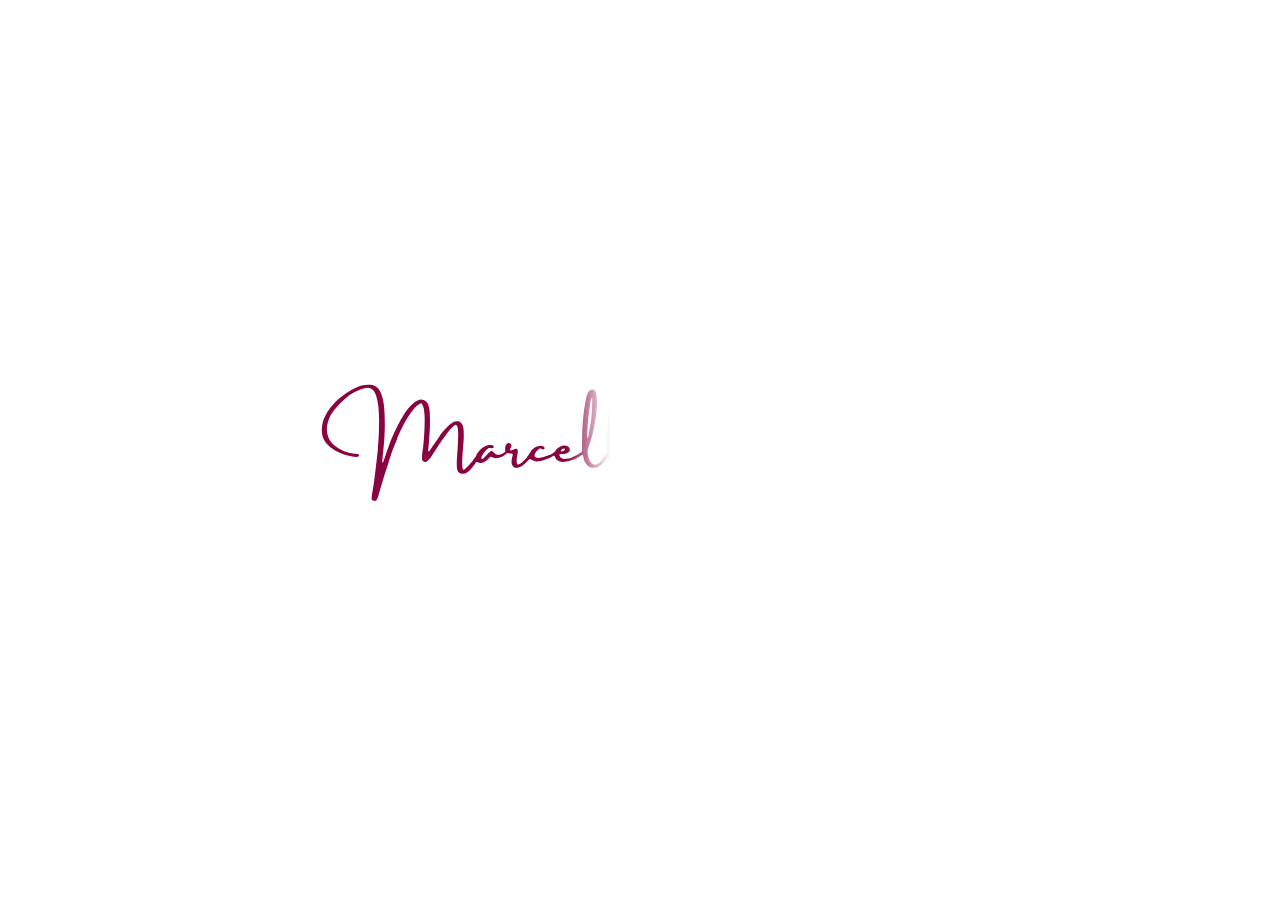
<file: index.html>
<!doctype html>
<html lang="pt-BR">
<head>
<meta charset="utf-8">
<meta name="viewport" content="width=device-width, initial-scale=1, viewport-fit=cover, interactive-widget=resizes-content">
<title>Karoline · 15 anos</title>
<meta name="description" content="Convite para os 15 anos da Karoline. Sábado, 14 de novembro de 2026, às 19h.">
<meta name="theme-color" content="#ffffff">
<link rel="icon" href="assets/favicon.svg" type="image/svg+xml">
<link rel="apple-touch-icon" href="assets/apple-touch-icon.png">
<meta property="og:type" content="website">
<meta property="og:locale" content="pt_BR">
<meta property="og:title" content="Karoline · 15 anos">
<meta property="og:description" content="Sábado, 14 de novembro de 2026, às 19h00. Neste dia especial, sua presença é mais que importante!">
<meta property="og:url" content="https://aniversario15-pi.vercel.app/">
<meta property="og:site_name" content="Karoline · 15 anos">
<meta property="og:image" content="https://aniversario15-pi.vercel.app/assets/og-image-2.jpg">
<meta property="og:image:secure_url" content="https://aniversario15-pi.vercel.app/assets/og-image-2.jpg">
<meta property="og:image:type" content="image/jpeg">
<meta property="og:image:width" content="1200">
<meta property="og:image:height" content="630">
<meta property="og:image:alt" content="Convite de 15 anos da Karoline, sábado, 14 de novembro de 2026, às 19h00">
<link rel="canonical" href="https://aniversario15-pi.vercel.app/">
<meta name="twitter:card" content="summary_large_image">
<meta name="twitter:image" content="https://aniversario15-pi.vercel.app/assets/og-image-2.jpg">
<link rel="stylesheet" href="css/style.css">
</head>
<body>

<!-- Preloader: a assinatura da aniversariante é "escrita" antes de revelar o convite -->
<div class="preloader" id="preloader" role="status" aria-label="Carregando o convite">
  <div class="assinatura" id="assinatura"><img src="assets/assinatura.svg" alt="Marcella Karoline" width="3800" height="801"></div>
</div>
<noscript><style>.preloader{display:none}</style></noscript>

<main class="palco">
  <div class="convite" id="convite">

    <!-- Rosas dos cantos -->
    <img class="rosas rosas--topo" src="assets/rosas-canto-superior.webp" alt="" width="615" height="634">
    <img class="rosas rosas--base" src="assets/rosas-canto-inferior.webp" alt="" width="887" height="904">

    <div class="arte">
      <!-- Linhas, círculo da data e brilhos -->
      <div class="conteudo">
      <img class="enfeites" src="assets/enfeites.svg" alt="" width="810" height="1440">

        <!-- Nome -->
        <h1 class="nome" style="--cx:405; --y:208.4; --h:242.9">Karoline</h1>
        <p class="idade" style="--cx:404.6; --y:391.9; --h:150"><span>15</span> <span>anos</span></p>
        <p class="chamada" style="--cx:404.4; --y:532.7; --h:36.2">Neste dia especial, sua presença é<br>mais que importante!</p>

        <!-- Data -->
        <div class="data">
          <p class="t negrito vinho" style="--cx:233.6; --y:749.9; --h:36.2">SÁBADO</p>
          <p class="t rosa" style="--cx:233.6; --y:784.8; --h:33.1"><time datetime="19:00">19h00</time></p>
          <p class="t negrito vinho dia" style="--cx:405.4; --y:737.2; --h:88.7"><time datetime="2026-11-14">14</time></p>
          <p class="t negrito vinho" style="--cx:576.4; --y:751.5; --h:36.2">NOVEMBRO</p>
          <p class="t rosa" style="--cx:576.4; --y:789; --h:33.1">2026</p>
        </div>

        <!-- Ações -->
        <nav class="acoes" aria-label="Ações do convite">
          <button class="acao" type="button" data-abrir="presentes" style="--cx:159.2; --cy:1057">
            <span class="disco"></span>
            <img class="icone" src="assets/icone-presente.webp" alt="" style="--x:114.9; --y:1013.2; --w:88.8">
            <span class="rotulo" style="--y:1128.6; --h:19.5">SUGESTÕES DE<br>PRESENTES</span>
          </button>
          <button class="acao" type="button" data-abrir="requisitos" style="--cx:323.7; --cy:1057">
            <span class="disco"></span>
            <img class="icone" src="assets/icone-requisitos.svg" alt="" style="--x:274.7; --y:1008; --w:98">
            <span class="rotulo" style="--y:1132.9; --h:19.5">REQUISITOS</span>
          </button>
          <button class="acao" type="button" data-abrir="confirmar" style="--cx:488.2; --cy:1057.5">
            <span class="disco"></span>
            <img class="icone" src="assets/icone-confirmar.webp" alt="" style="--x:438.9; --y:1008.6; --w:98">
            <span class="rotulo" style="--y:1128.6; --h:19.5">CONFIRMAR<br>PRESENÇA</span>
          </button>
          <button class="acao" type="button" data-abrir="mapa" style="--cx:652.2; --cy:1051.5">
            <span class="disco"></span>
            <img class="icone" src="assets/icone-mapa.webp" alt="" style="--x:603.7; --y:1002.5; --w:98">
            <span class="rotulo" style="--y:1128.6; --h:19.5">ENDEREÇO<br>NO MAPA</span>
          </button>
        </nav>

        <p class="dica" style="--cx:405; --y:1237.6; --h:31.3">Clique nos ícones para interagir.</p>
      </div>
    </div>
  </div>
</main>

<!-- Painéis -->
<dialog class="folha" id="folha-presentes" aria-labelledby="t-presentes">
  <form method="dialog" class="folha__topo"><button class="barra" aria-label="Fechar"></button><h2 id="t-presentes">Sugestões de presentes</h2><p class="folha__sub">algumas ideias para te inspirar</p></form>
  <div class="folha__corpo">
    <ul class="lista">
      <li class="item"><span class="item__icone" aria-hidden="true"><svg viewBox="0 0 24 24" fill="none" stroke="currentColor" stroke-width="1.7" stroke-linecap="round" stroke-linejoin="round"><rect x="6" y="10" width="12" height="11" rx="3"/><path d="M10 10V7h4v3M9.5 4h5v3h-5z"/></svg></span><div class="item__txt"><b>Perfume ou creme de pele</b></div></li>
      <li class="item"><span class="item__icone" aria-hidden="true"><svg viewBox="0 0 24 24" fill="none" stroke="currentColor" stroke-width="1.7" stroke-linecap="round" stroke-linejoin="round"><path d="M5 4c0 8 3 11 7 11s7-3 7-11"/><circle cx="12" cy="18.5" r="2.5"/></svg></span><div class="item__txt"><b>Colar ou pulseira</b><span>Dourada ou prata (aço cirúrgico ou prata 925)</span></div></li>
      <li class="item"><span class="item__icone" aria-hidden="true"><svg viewBox="0 0 24 24" fill="none" stroke="currentColor" stroke-width="1.7" stroke-linecap="round" stroke-linejoin="round"><circle cx="12" cy="15.5" r="5.5"/><path d="M9 6l3-3 3 3-3 3z"/></svg></span><div class="item__txt"><b>Anel</b></div><div class="chips"><span class="chip">Tam. 18</span></div></li>
      <li class="item"><span class="item__icone" aria-hidden="true"><svg viewBox="0 0 24 24" fill="none" stroke="currentColor" stroke-width="1.7" stroke-linecap="round" stroke-linejoin="round"><path d="M12 12C9 9 5 9 4 12s5 3 8 0zm0 0c3-3 7-3 8 0s-5 3-8 0z"/><circle cx="12" cy="12" r="1.4"/><path d="M10 15l-2 5m6-5l2 5"/></svg></span><div class="item__txt"><b>Produtos e acessórios de cabelo</b></div></li>
      <li class="item"><span class="item__icone" aria-hidden="true"><svg viewBox="0 0 24 24" fill="none" stroke="currentColor" stroke-width="1.7" stroke-linecap="round" stroke-linejoin="round"><rect x="4" y="9" width="16" height="11" rx="3"/><path d="M9 9V7.5a3 3 0 0 1 6 0V9"/></svg></span><div class="item__txt"><b>Bolsa de lado</b></div></li>
      <li class="item"><span class="item__icone" aria-hidden="true"><svg viewBox="0 0 24 24" fill="none" stroke="currentColor" stroke-width="1.7" stroke-linecap="round" stroke-linejoin="round"><path d="M8.5 4L3 7l2 4 3-1.2V20h8V9.8L19 11l2-4-5.5-3a3.5 3.5 0 0 1-7 0z"/></svg></span><div class="item__txt"><b>Roupa</b></div><div class="chips"><span class="chip">Tam. 38 / M</span></div></li>
      <li class="item"><span class="item__icone" aria-hidden="true"><svg viewBox="0 0 24 24" fill="none" stroke="currentColor" stroke-width="1.7" stroke-linecap="round" stroke-linejoin="round"><path d="M2.5 20V9.8C2.6 7.8 3.6 6 4.8 4.5l8 3.7-.2 3.6-3.4 3.2"/><path d="M2.5 20h3.7v-4.8c2.4.6 3.4 2.8 5 4.2.8.7 1.8.7 2.8.6l7.5-1.2v-2.4l-7.7 1c-2.3-.9-4.3-3.2-7-3.6"/><path d="M14 17.3l2-3h3.8v1.7"/><path d="M2.5 9.8c4 .2 6 2.6 7 4.6"/></svg></span><div class="item__txt"><b>Sandália</b></div><div class="chips"><span class="chip">Aberta 36</span><span class="chip">Fechada 37</span></div></li>
    </ul>
  </div>
</dialog>

<dialog class="folha" id="folha-requisitos" aria-labelledby="t-requisitos">
  <form method="dialog" class="folha__topo"><button class="barra" aria-label="Fechar"></button><h2 id="t-requisitos">Requisitos</h2><p class="folha__sub">combinados para aproveitarmos a noite</p></form>
  <div class="folha__corpo">
    <ul class="lista">
      <li class="item"><span class="item__icone" aria-hidden="true"><svg viewBox="0 0 24 24" fill="none" stroke="currentColor" stroke-width="1.7" stroke-linecap="round" stroke-linejoin="round"><circle cx="12" cy="12" r="8.5"/><path d="M6 6l12 12"/></svg></span><div class="item__txt"><b>Não vá de rosa</b></div></li>
      <li class="item"><span class="item__icone" aria-hidden="true"><svg viewBox="0 0 24 24" fill="none" stroke="currentColor" stroke-width="1.7" stroke-linecap="round" stroke-linejoin="round"><circle cx="12" cy="12" r="8.5"/><path d="M12 7v5l3 2"/></svg></span><div class="item__txt"><b>Seja o mais pontual possível</b></div></li>
      <li class="item"><span class="item__icone" aria-hidden="true"><svg viewBox="0 0 24 24" fill="none" stroke="currentColor" stroke-width="1.7" stroke-linecap="round" stroke-linejoin="round"><circle cx="10" cy="8" r="3.5"/><path d="M3.5 20c0-4 3-6.5 6.5-6.5 1.2 0 2.3.3 3.2.8"/><path d="M16.5 15.5l4 4m0-4l-4 4"/></svg></span><div class="item__txt"><b>Convidado não convida</b></div></li>
      <li class="item"><span class="item__icone" aria-hidden="true"><svg viewBox="0 0 24 24" fill="none" stroke="currentColor" stroke-width="1.7" stroke-linecap="round" stroke-linejoin="round"><circle cx="12" cy="12" r="8.5"/><path d="M8.5 14c1 1.6 2.2 2.3 3.5 2.3s2.5-.7 3.5-2.3M9 9.5h.01M15 9.5h.01"/></svg></span><div class="item__txt"><b>Deixe a tristeza em casa</b></div></li>
      <li class="item"><span class="item__icone" aria-hidden="true"><svg viewBox="0 0 24 24" fill="none" stroke="currentColor" stroke-width="1.7" stroke-linecap="round" stroke-linejoin="round"><circle cx="12" cy="12" r="8.5"/><path d="M8 12.3l2.8 2.8L16.3 9.5"/></svg></span><div class="item__txt"><b>Não esqueça de confirmar sua presença para não ficar de fora</b></div></li>
    </ul>
  </div>
</dialog>

<dialog class="folha" id="folha-confirmar" aria-labelledby="t-confirmar" data-etapa="1">
  <form method="dialog" class="folha__topo"><button class="barra" aria-label="Fechar"></button><h2 id="t-confirmar">Confirmar presença</h2><p class="folha__sub" id="sub-confirmar">preencha seus dados para continuar</p><div class="passos so-etapa-fluxo" aria-hidden="true"><span class="on"></span><span id="passo2"></span></div></form>
  <div class="folha__corpo">
    <div class="prazo so-etapa1" id="prazo">
      <p class="prazo__tit" id="prazo-tit">Confirme até <b>01/11</b></p>
      <div class="prazo__rel" id="prazo-rel" role="timer" aria-label="Tempo restante para confirmar">
        <div><b id="cd-d">00</b><span>dias</span></div>
        <div><b id="cd-h">00</b><span>horas</span></div>
        <div><b id="cd-m">00</b><span>min</span></div>
        <div><b id="cd-s">00</b><span>seg</span></div>
      </div>
    </div>
    <section class="status so-status" id="status-resposta" aria-live="polite">
      <div class="st-selo" id="st-selo" aria-hidden="true"></div>
      <h3 id="st-titulo"></h3>
      <p class="st-nome" id="st-nome"></p>
      <p class="st-presente" id="st-presente" hidden></p>
      <p class="st-texto" id="st-texto"></p>
      <div class="st-acoes">
        <button type="button" class="btn btn--sim" id="st-agenda">Adicionar à agenda</button>
        <button type="button" class="btn btn--nao" id="st-alterar">Alterar minha resposta</button>
      </div>
    </section>
    <form id="form-rsvp" class="campos" novalidate>
      <label class="so-etapa1">Nome completo
        <input name="nome" required autocomplete="name" autocapitalize="words" autocorrect="off" spellcheck="false" enterkeyhint="next" maxlength="80" placeholder="Nome e sobrenome" aria-describedby="erro-nome">
        <span class="erro-campo" id="erro-nome"></span>
      </label>
      <label class="so-etapa1">Número (WhatsApp)
        <input name="telefone" type="tel" inputmode="numeric" required autocomplete="tel-national" enterkeyhint="next" maxlength="15" placeholder="(99) 99999-9999" aria-describedby="erro-telefone">
        <span class="erro-campo" id="erro-telefone"></span>
      </label>
      <fieldset class="escolha escolha--form so-etapa2"><legend class="sr">Escolha como presentear</legend>
      <p class="escolha__dica" id="resumo-etapa2"></p>
      <ul class="lista">
      <li><label class="opcao"><input type="radio" name="presente" value="Perfume ou creme de pele"><span class="item"><span class="item__icone" aria-hidden="true"><svg viewBox="0 0 24 24" fill="none" stroke="currentColor" stroke-width="1.7" stroke-linecap="round" stroke-linejoin="round"><rect x="6" y="10" width="12" height="11" rx="3"/><path d="M10 10V7h4v3M9.5 4h5v3h-5z"/></svg></span><span class="item__txt"><b>Perfume ou creme de pele</b></span><span class="marca" aria-hidden="true"></span></span></label></li>
      <li><label class="opcao"><input type="radio" name="presente" value="Colar ou pulseira" data-detalhe="Dourada ou prata (aço cirúrgico ou prata 925)"><span class="item"><span class="item__icone" aria-hidden="true"><svg viewBox="0 0 24 24" fill="none" stroke="currentColor" stroke-width="1.7" stroke-linecap="round" stroke-linejoin="round"><path d="M5 4c0 8 3 11 7 11s7-3 7-11"/><circle cx="12" cy="18.5" r="2.5"/></svg></span><span class="item__txt"><b>Colar ou pulseira</b><span>Dourada ou prata (aço cirúrgico ou prata 925)</span></span><span class="marca" aria-hidden="true"></span></span></label></li>
      <li><label class="opcao"><input type="radio" name="presente" value="Anel" data-detalhe="Tamanho 18"><span class="item"><span class="item__icone" aria-hidden="true"><svg viewBox="0 0 24 24" fill="none" stroke="currentColor" stroke-width="1.7" stroke-linecap="round" stroke-linejoin="round"><circle cx="12" cy="15.5" r="5.5"/><path d="M9 6l3-3 3 3-3 3z"/></svg></span><span class="item__txt"><b>Anel</b></span><span class="chips"><span class="chip">Tam. 18</span></span><span class="marca" aria-hidden="true"></span></span></label></li>
      <li><label class="opcao"><input type="radio" name="presente" value="Produtos e acessórios de cabelo"><span class="item"><span class="item__icone" aria-hidden="true"><svg viewBox="0 0 24 24" fill="none" stroke="currentColor" stroke-width="1.7" stroke-linecap="round" stroke-linejoin="round"><path d="M12 12C9 9 5 9 4 12s5 3 8 0zm0 0c3-3 7-3 8 0s-5 3-8 0z"/><circle cx="12" cy="12" r="1.4"/><path d="M10 15l-2 5m6-5l2 5"/></svg></span><span class="item__txt"><b>Produtos e acessórios de cabelo</b></span><span class="marca" aria-hidden="true"></span></span></label></li>
      <li><label class="opcao"><input type="radio" name="presente" value="Bolsa de lado"><span class="item"><span class="item__icone" aria-hidden="true"><svg viewBox="0 0 24 24" fill="none" stroke="currentColor" stroke-width="1.7" stroke-linecap="round" stroke-linejoin="round"><rect x="4" y="9" width="16" height="11" rx="3"/><path d="M9 9V7.5a3 3 0 0 1 6 0V9"/></svg></span><span class="item__txt"><b>Bolsa de lado</b></span><span class="marca" aria-hidden="true"></span></span></label></li>
      <li><label class="opcao"><input type="radio" name="presente" value="Roupa" data-detalhe="Tamanho 38 / M"><span class="item"><span class="item__icone" aria-hidden="true"><svg viewBox="0 0 24 24" fill="none" stroke="currentColor" stroke-width="1.7" stroke-linecap="round" stroke-linejoin="round"><path d="M8.5 4L3 7l2 4 3-1.2V20h8V9.8L19 11l2-4-5.5-3a3.5 3.5 0 0 1-7 0z"/></svg></span><span class="item__txt"><b>Roupa</b></span><span class="chips"><span class="chip">Tam. 38 / M</span></span><span class="marca" aria-hidden="true"></span></span></label></li>
      <li><label class="opcao"><input type="radio" name="presente" value="Sandália" data-detalhe="Aberta 36 · Fechada 37"><span class="item"><span class="item__icone" aria-hidden="true"><svg viewBox="0 0 24 24" fill="none" stroke="currentColor" stroke-width="1.7" stroke-linecap="round" stroke-linejoin="round"><path d="M2.5 20V9.8C2.6 7.8 3.6 6 4.8 4.5l8 3.7-.2 3.6-3.4 3.2"/><path d="M2.5 20h3.7v-4.8c2.4.6 3.4 2.8 5 4.2.8.7 1.8.7 2.8.6l7.5-1.2v-2.4l-7.7 1c-2.3-.9-4.3-3.2-7-3.6"/><path d="M14 17.3l2-3h3.8v1.7"/><path d="M2.5 9.8c4 .2 6 2.6 7 4.6"/></svg></span><span class="item__txt"><b>Sandália</b></span><span class="chips"><span class="chip">Aberta 36</span><span class="chip">Fechada 37</span></span><span class="marca" aria-hidden="true"></span></span></label></li>
      <li class="opcao-outro"><label class="opcao"><input type="radio" name="presente" value="__outro"><span class="item"><span class="item__icone" aria-hidden="true"><svg viewBox="0 0 24 24" fill="none" stroke="currentColor" stroke-width="1.7" stroke-linecap="round" stroke-linejoin="round"><path d="M4 20l1-4L16 5l3 3L8 19z"/><path d="M14 7l3 3"/></svg></span><span class="item__txt"><b>Outro presente</b><span>Tem outra ideia? Conte pra gente.</span></span><span class="marca" aria-hidden="true"></span></span></label>
        <div class="outro-campo" id="outro-campo" hidden><label for="outro-texto">Qual presente você vai dar?</label><input id="outro-texto" maxlength="80" autocomplete="off" enterkeyhint="done" placeholder="Escreva aqui"></div></li>
      </ul>
      <span class="erro-campo" id="erro-presente" role="alert"></span></fieldset>
      <p class="dica-edicao so-etapa1" id="dica-edicao" hidden>Para alterar seu nome ou número, fale com a família.</p>
      <div class="decisao so-etapa1">
        <button class="btn btn--sim" type="submit" name="acao" value="avancar">
          Ir para confirmação
          <svg viewBox="0 0 24 24" fill="none" stroke="currentColor" stroke-width="2.2" stroke-linecap="round" stroke-linejoin="round" aria-hidden="true"><path d="M5 12h14M13 6l6 6-6 6"/></svg>
        </button>
        <button class="btn btn--nao" type="submit" name="acao" value="rejeitar">
          <svg viewBox="0 0 24 24" fill="none" stroke="currentColor" stroke-width="2" stroke-linecap="round" aria-hidden="true"><path d="M7 7l10 10M17 7L7 17"/></svg>
          Rejeitar convite
        </button>
      </div>
      <div class="decisao so-etapa2">
        <button class="btn btn--sim" type="submit" name="acao" value="confirmar">
          <svg viewBox="0 0 24 24" fill="none" stroke="currentColor" stroke-width="2.2" stroke-linecap="round" stroke-linejoin="round" aria-hidden="true"><path d="M5 12.8l4.4 4.4L19 7.4"/></svg>
          Confirmar presença
        </button>
        <button class="btn btn--nao" type="button" id="voltar-etapa">
          <svg viewBox="0 0 24 24" fill="none" stroke="currentColor" stroke-width="2" stroke-linecap="round" stroke-linejoin="round" aria-hidden="true"><path d="M19 12H5M11 6l-6 6 6 6"/></svg>
          Voltar
        </button>
      </div>
      <p class="retorno" id="retorno-rsvp" role="status" aria-live="polite"></p>
    </form>
  </div>
</dialog>

<dialog class="folha folha--sucesso" id="folha-sucesso" aria-labelledby="t-sucesso">
  <form method="dialog" class="folha__topo"><button class="barra" aria-label="Fechar"></button><h2 id="t-sucesso">Sua presença foi confirmada</h2><p class="folha__sub" id="sucesso-sub" hidden></p></form>
  <div class="selo" id="selo" aria-hidden="true"><img src="assets/icone-confirmar.webp" alt=""></div>
  <section class="agenda" id="agenda" aria-labelledby="t-agenda" hidden>
    <div class="agenda__card">
      <div class="agenda__data" aria-hidden="true"><span>NOV</span><b>14</b></div>
      <div class="agenda__txt">
        <h3 id="t-agenda">15 anos da Karoline</h3>
        <p>Sábado, 14 de novembro · 19h00 às 00h</p>
        <p>Chapéu de Palha · Imperatriz - MA</p>
      </div>
    </div>
    <div class="agenda__acoes">
      <a class="btn btn--sim" id="ag-ics" href="assets/aniversario-karoline.ics" download="15-anos-da-karoline.ics">
        <svg viewBox="0 0 24 24" fill="none" stroke="currentColor" stroke-width="2" stroke-linecap="round" stroke-linejoin="round" aria-hidden="true"><rect x="3.5" y="5" width="17" height="15.5" rx="3"/><path d="M8 3v4M16 3v4M3.5 10h17M12 13.5v4.5M9.750 15.750h4.500"/></svg>
        <span>Adicionar à agenda</span>
      </a>
      <a class="btn btn--sim" id="ag-google" href="https://calendar.google.com/calendar/render?action=TEMPLATE&amp;text=15+anos+da+Karoline&amp;dates=20261114T220000Z/20261115T030000Z&amp;location=Chap%C3%A9u+de+Palha%2C+R.+Seis%2C+5%2C+Imperatriz+-+MA%2C+65913-726&amp;details=Neste+dia+especial%2C+sua+presen%C3%A7a+%C3%A9+mais+que+importante%21%0A%0AMapa%3A+https%3A%2F%2Fwww.google.com%2Fmaps%2Fsearch%2F%3Fapi%3D1%26query%3DChap%25C3%25A9u%2Bde%2BPalha%2BR.%2BSeis%252C%2B5%252C%2BImperatriz%2B-%2BMA%252C%2B65913-726" target="_blank" rel="noopener">
        <svg viewBox="0 0 24 24" fill="none" stroke="currentColor" stroke-width="2" stroke-linecap="round" stroke-linejoin="round" aria-hidden="true"><rect x="3.5" y="5" width="17" height="15.5" rx="3"/><path d="M8 3v4M16 3v4M3.5 10h17M12 13.5v4.5M9.750 15.750h4.500"/></svg>
        <span>Adicionar à agenda</span>
      </a>
      <button type="button" class="agenda__outro" id="ag-outro">Usar outro calendário</button>
      <p class="agenda__aviso" id="ag-aviso" role="status" aria-live="polite"></p>
      <button type="button" class="agenda__fechar" id="ag-fechar">Fechar</button>
    </div>
  </section>
</dialog>

<dialog class="folha" id="folha-mapa" aria-labelledby="t-mapa">
  <form method="dialog" class="folha__topo"><button class="barra" aria-label="Fechar"></button><h2 id="t-mapa">Endereço no mapa</h2></form>
  <div class="folha__corpo">
    <p class="local"><b>Chapéu de Palha</b><br><span id="endereco">R. Seis, 5, Imperatriz - MA, 65913-726</span></p>
    <iframe class="mapa" title="Mapa do local" loading="lazy" referrerpolicy="no-referrer-when-downgrade"
      src="https://www.google.com/maps?q=Chap%C3%A9u+de+Palha+R.+Seis%2C+5%2C+Imperatriz+-+MA%2C+65913-726&amp;output=embed"></iframe>
    <div class="botoes">
      <a class="botao" id="abrir-mapa" target="_blank" rel="noopener"
         href="https://www.google.com/maps/search/?api=1&amp;query=Chap%C3%A9u+de+Palha+R.+Seis%2C+5%2C+Imperatriz+-+MA%2C+65913-726">Abrir no Maps</a>
      <div class="copia">
        <button type="button" class="botao botao--claro" id="copiar-endereco">Copiar endereço</button>
        <span class="dica-copia" id="aviso-copia" role="status" aria-live="polite">O endereço foi copiado</span>
      </div>
    </div>
  </div>
</dialog>

<script src="js/preloader.js"></script>
<script src="js/config.js"></script>
<script src="js/main.js"></script>
<script src="js/arrastar.js"></script>
<script src="js/microinteracoes.js"></script>
</body>
</html>
</file>
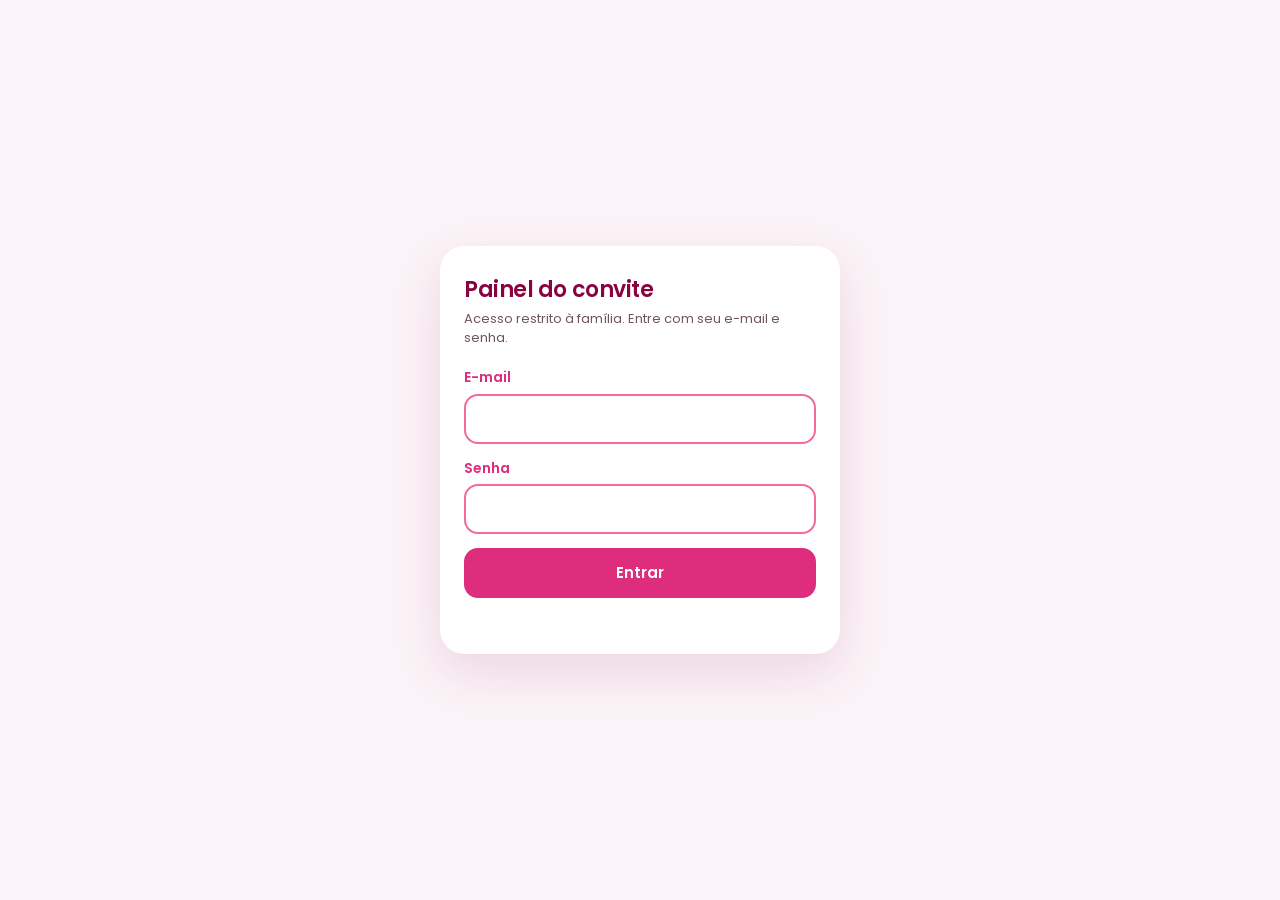
<file: painel/index.html>
<!doctype html>
<html lang="pt-BR">
<head>
<meta charset="utf-8">
<meta name="viewport" content="width=device-width, initial-scale=1">
<meta name="robots" content="noindex, nofollow">
<meta name="referrer" content="no-referrer">
<meta name="theme-color" content="#fbf3f7">
<title>Painel · Karoline 15 anos</title>
<link rel="icon" href="/assets/favicon.svg" type="image/svg+xml">
<link rel="stylesheet" href="/painel/painel.css">
</head>
<body>

<!-- Login -->
<main class="login oculto" id="login">
  <form class="login__card" id="form-login" novalidate>
    <h1>Painel do convite</h1>
    <p class="sub">Acesso restrito à família. Entre com seu e-mail e senha.</p>
    <label class="campo">E-mail
      <input name="email" type="email" inputmode="email" autocomplete="username" autocapitalize="none" autocorrect="off" spellcheck="false" required>
    </label>
    <label class="campo">Senha
      <input name="senha" type="password" autocomplete="current-password" required>
    </label>
    <button class="btn" type="submit" id="btn-entrar">Entrar</button>
    <p class="erro" id="erro-login" role="alert"></p>
  </form>
</main>

<!-- Sem permissão -->
<main class="login oculto" id="sem-acesso">
  <div class="login__card">
    <h1>Sem permissão</h1>
    <p class="sub">Esta conta não tem acesso ao painel. Peça para a família incluir seu e-mail na lista de acesso.</p>
    <button class="btn" type="button" data-sair>Sair</button>
  </div>
</main>

<!-- Painel -->
<div class="pag oculto" id="app">
  <header>
    <div>
      <h1>Painel do convite</h1>
      <p class="sub">Karoline · 15 anos · sábado, 14/11/2026 às 19h00 · Chapéu de Palha</p>
    </div>
    <div style="display:flex;gap:8px;flex-wrap:wrap;align-items:center">
      <button class="btn claro" type="button" id="btn-atualizar"><svg viewBox="0 0 24 24" fill="none" stroke="currentColor" stroke-width="2" stroke-linecap="round" stroke-linejoin="round"><path d="M21 12a9 9 0 1 1-3-6.7M21 4v5h-5"/></svg>Atualizar</button>
      <button class="btn" type="button" id="btn-pdf"><svg viewBox="0 0 24 24" fill="none" stroke="currentColor" stroke-width="2" stroke-linecap="round" stroke-linejoin="round"><path d="M12 4v11M7 11l5 5 5-5M5 20h14"/></svg>Exportar PDF</button>
      <button class="sair" type="button" data-sair>Sair</button>
    </div>
  </header>

  <section class="prazo" aria-label="Prazos">
    <div>
      <div class="tit" id="prazo-tit">Confirmações encerram em <b>01/11</b></div>
      <div class="num" id="prazo-num">—</div>
    </div>
    <div class="blocos">
      <div><small>Evento em</small><b id="evento-em">—</b></div>
      <div><small>Última resposta</small><b id="ultima">—</b></div>
    </div>
  </section>

  <section class="kpis" aria-label="Resumo">
    <div class="card kpi"><div class="rot">Respostas recebidas</div><div class="n" id="k-total">0</div><div class="ctx">pessoas diferentes</div></div>
    <div class="card kpi"><div class="rot"><span class="dot" style="background:var(--rosa)"></span>Confirmaram</div><div class="n" id="k-sim">0</div><div class="ctx" id="k-sim-p"></div></div>
    <div class="card kpi"><div class="rot"><span class="dot" style="background:var(--azul)"></span>Rejeitaram</div><div class="n" id="k-nao">0</div><div class="ctx" id="k-nao-p"></div></div>
    <div class="card kpi"><div class="rot">Presentes escolhidos</div><div class="n" id="k-pres">0</div><div class="ctx" id="k-outro"></div></div>
  </section>

  <div class="grade">
    <section class="card" aria-labelledby="t-dias">
      <h2 id="t-dias">Respostas por dia</h2>
      <p class="h2sub">Últimos 10 dias · passe o mouse ou toque numa barra</p>
      <div class="leg"><span><i style="background:var(--rosa)"></i>Confirmaram</span><span><i style="background:var(--azul)"></i>Rejeitaram</span></div>
      <div class="dias" id="dias"></div>
      <div class="prop" aria-label="Proporção"><span id="prop-sim" style="background:var(--rosa);width:0"></span><span id="prop-nao" style="background:var(--azul);width:0"></span></div>
      <p class="h2sub" style="margin-top:8px" id="prop-txt"></p>
    </section>

    <section class="card" aria-labelledby="t-pres">
      <h2 id="t-pres">Presentes escolhidos</h2>
      <p class="h2sub">Repetições são permitidas · ordenado por mais escolhido</p>
      <ul class="pres" id="pres"></ul>
      <div class="outros oculto" id="outros"><p id="outros-tit"></p><div class="chips" id="outros-chips"></div></div>
    </section>
  </div>

  <section class="card" aria-labelledby="t-resp">
    <h2 id="t-resp">Respostas</h2>
    <p class="h2sub">Mais recentes primeiro · o ícone abre a conversa no WhatsApp</p>
    <div class="ferr">
      <label class="busca"><svg width="16" height="16" viewBox="0 0 24 24" fill="none" stroke="#9a8190" stroke-width="2" stroke-linecap="round"><circle cx="11" cy="11" r="7"/><path d="M20 20l-3.5-3.5"/></svg><input id="q" type="search" placeholder="Buscar por nome ou presente" aria-label="Buscar"></label>
      <div class="seg-ctrl" role="group" aria-label="Filtrar por status">
        <button type="button" data-f="todos" aria-pressed="true">Todos <span id="n-todos">0</span></button>
        <button type="button" data-f="sim" aria-pressed="false">Confirmaram <span id="n-sim">0</span></button>
        <button type="button" data-f="nao" aria-pressed="false">Rejeitaram <span id="n-nao">0</span></button>
      </div>
    </div>
    <div class="tab-wrap" id="wrap" tabindex="0" role="region" aria-label="Lista de respostas (role para ver mais)">
      <table class="tabela">
        <thead><tr><th class="c-nome">Nome</th><th>WhatsApp</th><th></th><th>Status</th><th>Presente</th><th>Quando</th></tr></thead>
        <tbody id="linhas"></tbody>
      </table>
    </div>
    <p class="vazio" id="vazio">Nenhuma resposta encontrada.</p>
    <div class="rodape-tab"><span id="cont"></span><button class="btn claro" type="button" id="ver-todas">Ver todas</button></div>
  </section>
</div>

<!-- Relatório (só aparece na impressão / Salvar como PDF) -->
<div id="relatorio" aria-hidden="true"></div>

<script src="/painel/vendor/supabase.js"></script>
<script src="/js/config.js"></script>
<script src="/painel/painel.js"></script>
</body>
</html>
</file>
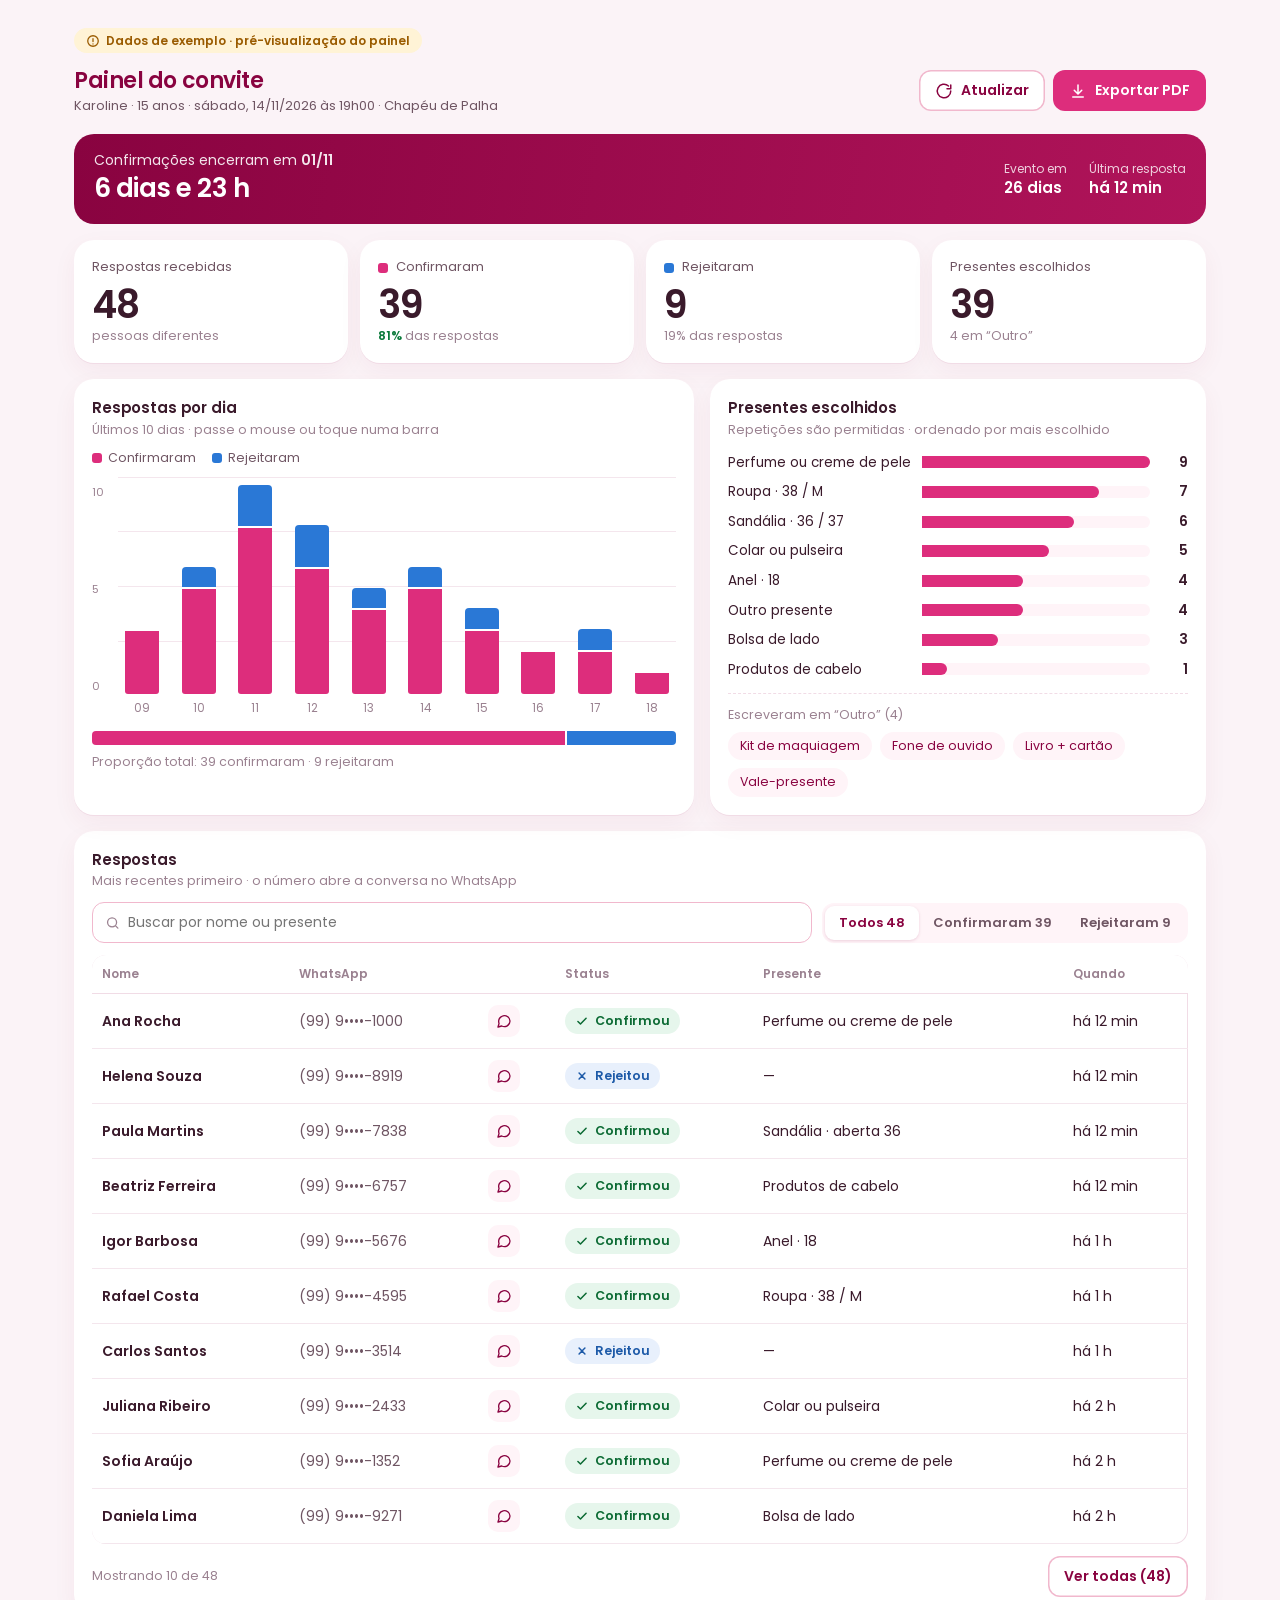
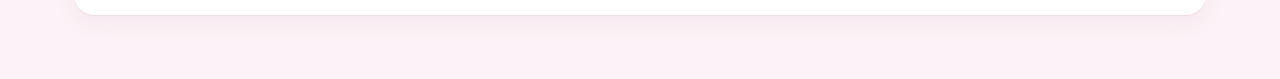
<file: docs/preview/painel.html>
<!doctype html>
<html lang="pt-BR">
<head>
<meta charset="utf-8">
<meta name="viewport" content="width=device-width, initial-scale=1">
<title>Painel · Karoline 15 anos (pré-visualização)</title>
<style>
@font-face{font-family:Poppins;font-weight:400;src:url("../../assets/fonts/Poppins-Regular.ttf")}
@font-face{font-family:Poppins;font-weight:600;src:url("../../assets/fonts/Poppins-SemiBold.ttf")}
:root{
  --bg:#fbf3f7; --card:#fff; --linha:#f1dce6; --grade:#f4e6ed;
  --tinta:#3a1a2b; --tinta-2:#6f5563; --tinta-3:#9a8190;
  --vinho:#890340; --rosa:#dd2d7c; --azul:#2a78d6;
  --rosa-claro:#fff4f8;
  --ok:#0b7a3b; --alerta:#9a5b00;
}
*{box-sizing:border-box;margin:0;padding:0}
body{background:var(--bg);color:var(--tinta);font:400 15px/1.45 Poppins,system-ui,sans-serif;-webkit-font-smoothing:antialiased}
.pag{max-width:1180px;margin:0 auto;padding:20px 16px 56px}
.exemplo{display:inline-flex;align-items:center;gap:6px;font-size:12px;font-weight:600;color:var(--alerta);background:#fff3d6;border-radius:99px;padding:4px 12px}
header{display:flex;flex-wrap:wrap;gap:12px;align-items:center;justify-content:space-between;margin:12px 0 18px}
h1{font-size:22px;font-weight:600;letter-spacing:-.02em;color:var(--vinho)}
.sub{color:var(--tinta-2);font-size:13px}
.btn{display:inline-flex;align-items:center;gap:8px;border:0;border-radius:12px;padding:10px 16px;font:600 14px Poppins;cursor:pointer;background:var(--rosa);color:#fff}
.btn.claro{background:#fff;color:var(--vinho);box-shadow:inset 0 0 0 1.5px #f1b8cd}
.btn svg{width:18px;height:18px}
.card{background:var(--card);border-radius:20px;padding:18px;box-shadow:0 1px 0 var(--linha),0 8px 24px rgba(137,3,64,.05)}
h2{font-size:15px;font-weight:600;color:var(--tinta);letter-spacing:-.01em}
.h2sub{font-size:12.5px;color:var(--tinta-3);margin-top:2px}

/* prazo */
.prazo{display:flex;flex-wrap:wrap;gap:12px 24px;align-items:center;justify-content:space-between;background:linear-gradient(100deg,var(--vinho),#b0145a);color:#fff;border-radius:20px;padding:16px 20px;margin-bottom:16px}
.prazo b{font-weight:600}
.prazo .tit{font-size:14px;opacity:.9}
.prazo .num{font-size:26px;font-weight:600;letter-spacing:-.02em}
.prazo .blocos{display:flex;gap:22px}
.prazo small{display:block;font-size:12px;opacity:.8}

/* kpis */
.kpis{display:grid;grid-template-columns:repeat(2,1fr);gap:12px;margin-bottom:16px}
.kpi .rot{font-size:13px;color:var(--tinta-2);display:flex;align-items:center;gap:8px}
.kpi .dot{width:10px;height:10px;border-radius:3px}
.kpi .n{font-size:34px;font-weight:600;letter-spacing:-.03em;line-height:1.15;margin-top:6px;color:var(--tinta)}
.kpi .ctx{font-size:12.5px;color:var(--tinta-3)}
.kpi .ctx b{color:var(--ok);font-weight:600}

/* proporção */
.prop{margin-top:14px;display:flex;gap:2px;height:14px}
.prop span{display:block;height:100%;border-radius:4px 0 0 4px}
.prop span+span{border-radius:0 4px 4px 0}

.grade{display:grid;gap:16px;margin-bottom:16px}
.leg{display:flex;gap:16px;font-size:12.5px;color:var(--tinta-2);margin:10px 0 4px;flex-wrap:wrap}
.leg i{display:inline-block;width:10px;height:10px;border-radius:3px;margin-right:6px;vertical-align:-1px}

/* barras por dia */
.dias{position:relative;display:flex;align-items:flex-end;gap:8px;height:240px;margin-top:10px;padding:8px 0 0 26px}
.dias::before{content:"";position:absolute;inset:0 0 22px 26px;background:repeating-linear-gradient(to top,transparent 0,transparent calc(25% - 1px),var(--grade) calc(25% - 1px),var(--grade) 25%);pointer-events:none}
.dia{position:relative;flex:1;height:100%;display:flex;flex-direction:column;justify-content:flex-end;align-items:center}
.dia .pilha{width:100%;max-width:34px;display:flex;flex-direction:column-reverse;gap:2px;flex:1;justify-content:flex-start;margin-bottom:6px}
.eixo{position:absolute;left:0;top:8px;bottom:22px;display:flex;flex-direction:column-reverse;justify-content:space-between;font-size:11px;color:var(--tinta-3)}
.dia .seg{width:100%;border-radius:4px 4px 0 0}
.dia .seg.c{background:var(--rosa);border-radius:0 0 3px 3px}
.dia .seg.r{background:var(--azul);border-radius:4px 4px 0 0}
.dia label{font-size:11.5px;color:var(--tinta-3)}
.dia:hover .pilha{filter:brightness(.95)}
.tip{position:absolute;bottom:calc(100% - 28px);left:50%;transform:translateX(-50%);background:var(--tinta);color:#fff;font-size:12px;padding:8px 10px;border-radius:10px;white-space:nowrap;opacity:0;pointer-events:none;transition:opacity .12s;z-index:2}
.dia:hover .tip{opacity:1}
.dia:nth-last-child(-n+3) .tip{left:auto;right:0;transform:none}
.dia:nth-child(-n+3) .tip{left:0;transform:none}
body{overflow-x:hidden}

/* presentes */
.pres{list-style:none;display:grid;gap:10px;margin-top:14px}
.pres li{display:grid;grid-template-columns:minmax(120px,40%) 1fr 28px;gap:10px;align-items:center;font-size:13.5px}
.pres .barra{height:12px;background:var(--rosa-claro);border-radius:0 6px 6px 0;position:relative}
.pres .barra i{position:absolute;inset:0 auto 0 0;background:var(--rosa);border-radius:0 6px 6px 0}
.pres .v{font-weight:600;text-align:right}
.outros{margin-top:14px;padding-top:12px;border-top:1px dashed var(--linha)}
.outros p{font-size:12.5px;color:var(--tinta-3);margin-bottom:8px}
.chips{display:flex;flex-wrap:wrap;gap:8px}
.chip{background:var(--rosa-claro);color:var(--vinho);border-radius:99px;padding:5px 12px;font-size:12.5px}
.nota{margin-top:12px;font-size:12.5px;color:var(--tinta-2);background:var(--rosa-claro);border-radius:12px;padding:10px 12px}

/* tabela */
.ferr{display:flex;flex-wrap:wrap;gap:10px;align-items:center;justify-content:space-between;margin:12px 0}
.busca{flex:1;min-width:200px;display:flex;align-items:center;gap:8px;border:1.5px solid #f1b8cd;border-radius:12px;padding:9px 12px;background:#fff}
.busca input{border:0;outline:0;font:400 14px Poppins;width:100%;color:var(--tinta)}
.seg-ctrl{display:inline-flex;max-width:100%;background:var(--rosa-claro);border-radius:12px;padding:3px}
.seg-ctrl button{flex:1;white-space:nowrap;border:0;background:none;font:600 13px Poppins;color:var(--tinta-2);padding:7px 14px;border-radius:9px;cursor:pointer}
.seg-ctrl button[aria-pressed=true]{background:#fff;color:var(--vinho);box-shadow:0 1px 3px rgba(137,3,64,.15)}
.tab-wrap{overflow:auto;border-radius:14px;box-shadow:inset 0 0 0 1px var(--linha);-webkit-overflow-scrolling:touch}
.tab-wrap.aberta{max-height:520px}
table{width:100%;min-width:720px;border-collapse:separate;border-spacing:0;font-size:14px}
th{position:sticky;top:0;z-index:2;background:#fff}
th.c-nome,td.c-nome{position:sticky;left:0;background:#fff;z-index:1}
th.c-nome{z-index:3}
td.c-nome::after,th.c-nome::after{content:"";position:absolute;top:0;right:-8px;bottom:0;width:8px;background:linear-gradient(90deg,rgba(137,3,64,.08),transparent);pointer-events:none;opacity:0;transition:opacity .15s}
.tab-wrap.rolou td.c-nome::after,.tab-wrap.rolou th.c-nome::after{opacity:1}
tbody tr:hover td{background:#fffafc}
tbody tr:hover td.c-nome{background:#fffafc}
th{font-size:12px;font-weight:600;color:var(--tinta-3);text-align:left;padding:10px;border-bottom:1px solid var(--linha);white-space:nowrap}
td{padding:11px 10px;border-bottom:1px solid var(--grade);vertical-align:middle;white-space:nowrap}
.nome{font-weight:600}
.tel{color:var(--tinta-2);font-variant-numeric:tabular-nums}
.st{display:inline-flex;align-items:center;gap:6px;font-size:12.5px;font-weight:600;border-radius:99px;padding:4px 10px}
.st svg{width:14px;height:14px}
.st.sim{background:#e6f6ec;color:#0b6a33}
.st.nao{background:#e8f0fc;color:#1d5aa8}
.wa{display:inline-flex;width:32px;height:32px;border-radius:10px;align-items:center;justify-content:center;background:var(--rosa-claro);color:var(--vinho)}
.wa svg{width:16px;height:16px}
.rodape-tab{display:flex;justify-content:space-between;align-items:center;margin-top:12px;color:var(--tinta-3);font-size:12.5px}
.vazio{display:none;text-align:center;color:var(--tinta-3);padding:24px}

@media (min-width:760px){
  .pag{padding:28px 24px 64px}
  .kpis{grid-template-columns:repeat(4,1fr)}
  .grade{grid-template-columns:1.25fr 1fr}
  .kpi .n{font-size:38px}
}
@media (max-width:759px){
  .seg-ctrl{width:100%}.seg-ctrl button{padding:8px 4px;font-size:12px}
  .busca{min-width:0}
  .prazo .blocos{gap:18px}
}
</style>
</head>
<body>
<div class="pag">

<span class="exemplo"><svg width="14" height="14" viewBox="0 0 24 24" fill="none" stroke="currentColor" stroke-width="2.2" stroke-linecap="round"><path d="M12 8v5M12 17h.01"/><circle cx="12" cy="12" r="9"/></svg> Dados de exemplo · pré-visualização do painel</span>

<header>
  <div>
    <h1>Painel do convite</h1>
    <p class="sub">Karoline · 15 anos · sábado, 14/11/2026 às 19h00 · Chapéu de Palha</p>
  </div>
  <div style="display:flex;gap:8px;flex-wrap:wrap">
    <button class="btn claro" type="button"><svg viewBox="0 0 24 24" fill="none" stroke="currentColor" stroke-width="2" stroke-linecap="round" stroke-linejoin="round"><path d="M21 12a9 9 0 1 1-3-6.7M21 4v5h-5"/></svg>Atualizar</button>
    <button class="btn" type="button"><svg viewBox="0 0 24 24" fill="none" stroke="currentColor" stroke-width="2" stroke-linecap="round" stroke-linejoin="round"><path d="M12 4v11M7 11l5 5 5-5M5 20h14"/></svg>Exportar PDF</button>
  </div>
</header>

<section class="prazo" aria-label="Prazos">
  <div>
    <div class="tit">Confirmações encerram em <b>01/11</b></div>
    <div class="num">6 dias e 23 h</div>
  </div>
  <div class="blocos">
    <div><small>Evento em</small><b>26 dias</b></div>
    <div><small>Última resposta</small><b>há 12 min</b></div>
  </div>
</section>

<section class="kpis" aria-label="Resumo">
  <div class="card kpi"><div class="rot">Respostas recebidas</div><div class="n">48</div><div class="ctx">pessoas diferentes</div></div>
  <div class="card kpi"><div class="rot"><span class="dot" style="background:var(--rosa)"></span>Confirmaram</div><div class="n">39</div><div class="ctx"><b>81%</b> das respostas</div></div>
  <div class="card kpi"><div class="rot"><span class="dot" style="background:var(--azul)"></span>Rejeitaram</div><div class="n">9</div><div class="ctx">19% das respostas</div></div>
  <div class="card kpi"><div class="rot">Presentes escolhidos</div><div class="n">39</div><div class="ctx">4 em “Outro”</div></div>
</section>

<div class="grade">
  <section class="card" aria-labelledby="t-dias">
    <h2 id="t-dias">Respostas por dia</h2>
    <p class="h2sub">Últimos 10 dias · passe o mouse ou toque numa barra</p>
    <div class="leg"><span><i style="background:var(--rosa)"></i>Confirmaram</span><span><i style="background:var(--azul)"></i>Rejeitaram</span></div>
    <div class="dias" id="dias"></div>
    <div class="prop" aria-label="Proporção"><span style="width:81.25%;background:var(--rosa)"></span><span style="width:18.75%;background:var(--azul)"></span></div>
    <p class="h2sub" style="margin-top:8px">Proporção total: 39 confirmaram · 9 rejeitaram</p>
  </section>

  <section class="card" aria-labelledby="t-pres">
    <h2 id="t-pres">Presentes escolhidos</h2>
    <p class="h2sub">Repetições são permitidas · ordenado por mais escolhido</p>
    <ul class="pres" id="pres"></ul>
    <div class="outros">
      <p>Escreveram em “Outro” (4)</p>
      <div class="chips"><span class="chip">Kit de maquiagem</span><span class="chip">Fone de ouvido</span><span class="chip">Livro + cartão</span><span class="chip">Vale-presente</span></div>
    </div>
  </section>
</div>

<section class="card" aria-labelledby="t-resp">
  <h2 id="t-resp">Respostas</h2>
  <p class="h2sub">Mais recentes primeiro · o número abre a conversa no WhatsApp</p>
  <div class="ferr">
    <label class="busca"><svg width="16" height="16" viewBox="0 0 24 24" fill="none" stroke="#9a8190" stroke-width="2" stroke-linecap="round"><circle cx="11" cy="11" r="7"/><path d="M20 20l-3.5-3.5"/></svg><input id="q" type="search" placeholder="Buscar por nome ou presente" aria-label="Buscar"></label>
    <div class="seg-ctrl" role="group" aria-label="Filtrar por status">
      <button type="button" data-f="todos" aria-pressed="true">Todos <span id="n-todos">48</span></button>
      <button type="button" data-f="sim" aria-pressed="false">Confirmaram <span id="n-sim">39</span></button>
      <button type="button" data-f="nao" aria-pressed="false">Rejeitaram <span id="n-nao">9</span></button>
    </div>
  </div>
  <div class="tab-wrap" id="wrap" tabindex="0" role="region" aria-label="Lista de respostas (role para ver mais)"><table class="tabela">
    <thead><tr><th class="c-nome">Nome</th><th>WhatsApp</th><th></th><th>Status</th><th>Presente</th><th>Quando</th></tr></thead>
    <tbody id="linhas"></tbody>
  </table></div>
  <p class="vazio" id="vazio">Nenhuma resposta encontrada.</p>
  <div class="rodape-tab"><span id="cont">Mostrando 12 de 48</span><button class="btn claro" type="button" id="ver-todas">Ver todas (48)</button></div>
</section>

</div>

<script>
// ---- Dados de exemplo (fictícios) ----
var DIAS=[["09/10",3,0],["10/10",5,1],["11/10",8,2],["12/10",6,2],["13/10",4,1],["14/10",5,1],["15/10",3,1],["16/10",2,0],["17/10",2,1],["18/10",1,0]];
var PRES=[["Perfume ou creme de pele",9],["Roupa · 38 / M",7],["Sandália · 36 / 37",6],["Colar ou pulseira",5],["Anel · 18",4],["Outro presente",4],["Bolsa de lado",3],["Produtos de cabelo",1]];
var N1=["Ana","Beatriz","Carlos","Daniela","Eduardo","Fernanda","Gustavo","Helena","Igor","Juliana","Lucas","Mariana","Natália","Otávio","Paula","Rafael","Sofia","Thiago","Vanessa","William"];
var N2=["Lima","Rocha","Costa","Alves","Souza","Santos","Pereira","Martins","Ribeiro","Gomes","Ferreira","Araújo","Carvalho","Barbosa"];
var G=["Perfume ou creme de pele","Roupa · 38 / M","Sandália · aberta 36","Colar ou pulseira","Anel · 18","Bolsa de lado","Outro: Kit de maquiagem","Produtos de cabelo"];
var QUANDO=["há 12 min","há 1 h","há 2 h","há 3 h","há 5 h","ontem","ontem","ontem","há 2 dias","há 2 dias","há 3 dias","há 4 dias","há 5 dias","há 6 dias","há 7 dias"];
var R=[];
for(var i=0;i<48;i++){var nao=(i%5===1&&R.filter(function(r){return r[2]==='nao'}).length<9);
  R.push([N1[(i*7)%N1.length]+" "+N2[(i*3+1)%N2.length],String(1000+((i*7919)%9000)),nao?"nao":"sim",nao?"—":G[(i*5)%G.length],QUANDO[Math.min(14,Math.floor(i*15/48))]])}
var nn=R.filter(function(r){return r[2]==='nao'}).length; // garante 9 rejeições / 39 confirmações
for(var k=R.length-1;nn<9&&k>=0;k--){if(R[k][2]==='sim'){R[k][2]='nao';R[k][3]='—';nn++}}
// barras por dia
var max=Math.max.apply(null,DIAS.map(function(d){return d[1]+d[2]}));
document.getElementById('dias').innerHTML='<div class="eixo"><span>0</span><span>5</span><span>10</span></div>'+DIAS.map(function(d){
  var h=function(v){return (v/10*100).toFixed(1)+'%'};
  return '<div class="dia"><div class="tip">'+d[0]+' · '+d[1]+' confirmaram · '+d[2]+' rejeitaram</div><div class="pilha">'+
   '<div class="seg c" style="height:'+h(d[1])+'"></div>'+(d[2]?'<div class="seg r" style="height:'+h(d[2])+'"></div>':'')+'</div><label>'+d[0].slice(0,2)+'</label></div>'}).join('');

// presentes
var pm=Math.max.apply(null,PRES.map(function(p){return p[1]}));
document.getElementById('pres').innerHTML=PRES.map(function(p){return '<li><span>'+p[0]+'</span><span class="barra"><i style="width:'+(p[1]/pm*100)+'%"></i></span><span class="v">'+p[1]+'</span></li>'}).join('');

// tabela
var ICO={sim:'<svg viewBox="0 0 24 24" fill="none" stroke="currentColor" stroke-width="2.6" stroke-linecap="round" stroke-linejoin="round"><path d="M5 12.8l4.4 4.4L19 7.4"/></svg>',nao:'<svg viewBox="0 0 24 24" fill="none" stroke="currentColor" stroke-width="2.6" stroke-linecap="round"><path d="M7 7l10 10M17 7L7 17"/></svg>'};
var WA='<svg viewBox="0 0 24 24" fill="none" stroke="currentColor" stroke-width="2" stroke-linecap="round" stroke-linejoin="round"><path d="M21 12a8.5 8.5 0 0 1-12.4 7.5L3 21l1.6-5.4A8.5 8.5 0 1 1 21 12z"/></svg>';
var filtro='todos',termo='',aberta=false,LIMITE=10;
var wrap=document.getElementById('wrap'),btn=document.getElementById('ver-todas');
function render(){
  var rows=R.filter(function(r){return (filtro==='todos'||r[2]===filtro)&&(r[0]+' '+r[3]).toLowerCase().indexOf(termo)>-1});
  var filtrando=termo!==''||filtro!=='todos';
  var mostra=(aberta||filtrando)?rows:rows.slice(0,LIMITE);
  document.getElementById('linhas').innerHTML=mostra.map(function(r){
    return '<tr><td class="c-nome nome">'+r[0]+'</td><td class="c-tel tel">(99) 9••••-'+r[1]+'</td><td class="c-wa"><a class="wa" href="#" aria-label="Abrir WhatsApp de '+r[0]+'">'+WA+'</a></td>'+
    '<td class="c-st"><span class="st '+r[2]+'">'+ICO[r[2]]+(r[2]==='sim'?'Confirmou':'Rejeitou')+'</span></td><td class="c-pres">'+r[3]+'</td><td class="c-quando">'+r[4]+'</td></tr>'}).join('');
  document.getElementById('vazio').style.display=rows.length?'none':'block';
  document.getElementById('cont').textContent='Mostrando '+mostra.length+' de '+rows.length+(filtrando?' resultados':'');
  // botão: só existe quando há linhas escondidas (ou lista expandida para recolher)
  var temMais=!filtrando&&rows.length>LIMITE;
  btn.style.display=temMais?'':'none';
  btn.textContent=aberta?'Mostrar menos':'Ver todas ('+rows.length+')';
  btn.setAttribute('aria-expanded',aberta);
  wrap.classList.toggle('aberta',aberta&&mostra.length>LIMITE);
}
btn.addEventListener('click',function(){aberta=!aberta;render();if(!aberta){wrap.scrollTop=0;document.getElementById('t-resp').scrollIntoView({behavior:'smooth',block:'start'})}});
wrap.addEventListener('scroll',function(){wrap.classList.toggle('rolou',wrap.scrollLeft>2)});
document.querySelectorAll('.seg-ctrl button').forEach(function(b){b.addEventListener('click',function(){
  document.querySelectorAll('.seg-ctrl button').forEach(function(x){x.setAttribute('aria-pressed',x===b)});filtro=b.dataset.f;wrap.scrollTop=0;render()})});
document.getElementById('q').addEventListener('input',function(e){termo=e.target.value.trim().toLowerCase();wrap.scrollTop=0;render()});
render();
</script>
</body>
</html>
</file>
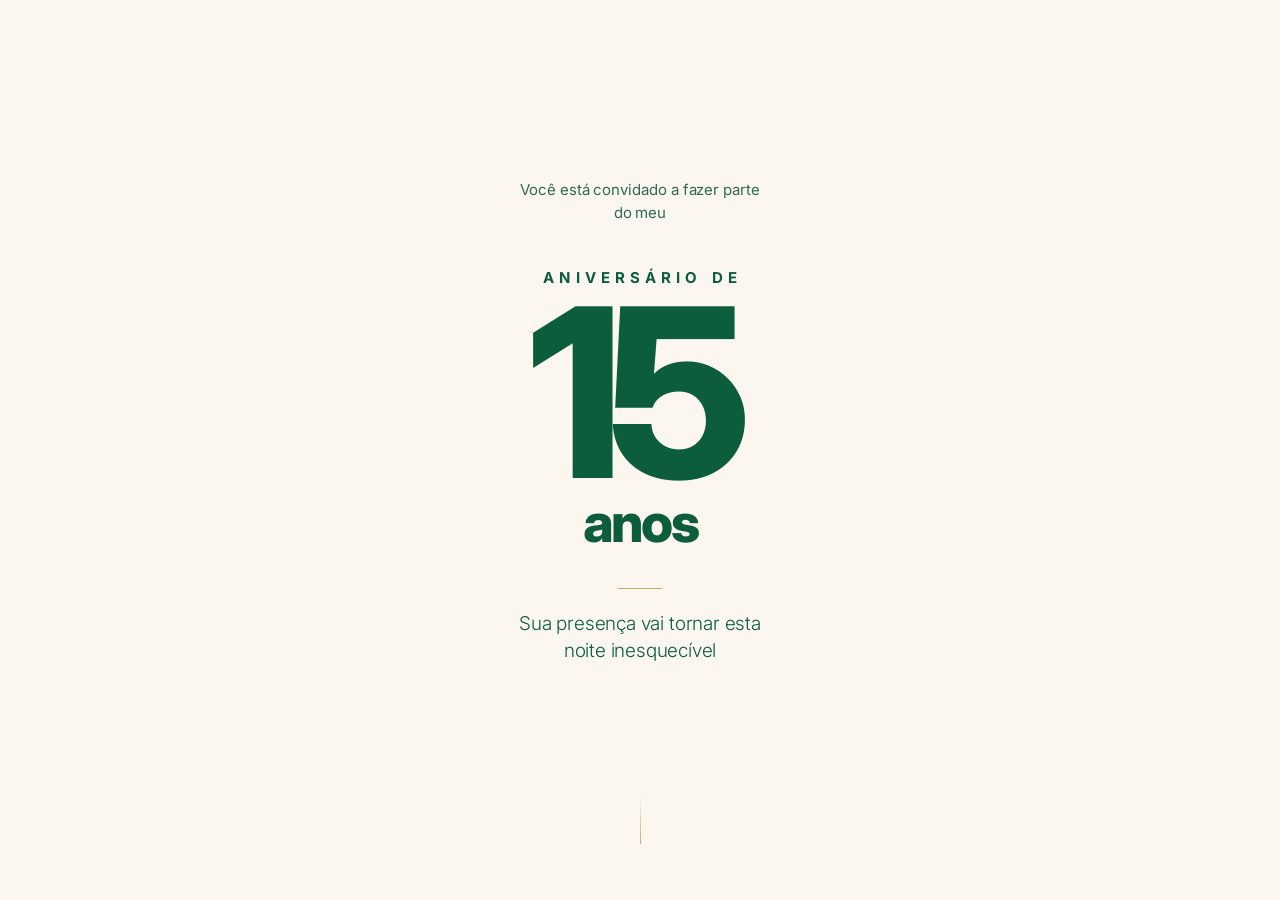
<file: docs/preview/primeira-dobra.html>
<!doctype html>
<html lang="pt-BR">
<head>
<meta charset="utf-8">
<meta name="viewport" content="width=device-width, initial-scale=1">
<title>Aniversário de 15 anos · Marcella Karoline</title>
<link rel="preconnect" href="https://fonts.googleapis.com">
<link rel="preconnect" href="https://fonts.gstatic.com" crossorigin>
<link href="https://fonts.googleapis.com/css2?family=Inter:wght@300;400;500;700;800&display=swap" rel="stylesheet">
<style>
:root{--esmeralda:#0B5D3B; --musgo:#2F6B4F; --dourado:#C9A96E; --marfim:#FBF7EE; --g:16px}
*{box-sizing:border-box;margin:0;padding:0}
html,body{background:var(--marfim)}
.hero{position:relative; width:390px; height:844px; margin:0 auto; overflow:hidden; background:var(--marfim); color:var(--esmeralda);
  font-family:'Inter',sans-serif; display:flex; flex-direction:column; align-items:center; justify-content:center; text-align:center; padding:0 var(--g)}
.eyebrow{font-weight:400; font-size:15px; line-height:1.5; letter-spacing:-.005em; color:var(--musgo); max-width:240px}
.kicker{margin-top:44px; font-weight:700; font-size:15px; letter-spacing:.34em; text-transform:uppercase; padding-left:.34em}
.fifteen{position:relative; margin-top:4px; font-weight:800; font-size:236px; line-height:.86; letter-spacing:-.075em; padding-right:.075em; cursor:default;
  background:linear-gradient(105deg,var(--esmeralda) 0%,var(--esmeralda) 40%,#2d8a5f 48%,var(--dourado) 52%,#2d8a5f 54%,var(--esmeralda) 58%,var(--esmeralda) 100%);
  background-size:260% 100%; background-position:100% 0;
  -webkit-background-clip:text; background-clip:text; color:transparent; -webkit-text-fill-color:transparent;
  transition:background-position 1.1s cubic-bezier(.2,.7,.2,1)}
.fifteen:hover{background-position:0% 0}
.anos{margin-top:2px; font-weight:800; font-size:54px; line-height:1; letter-spacing:-.045em}
.rule{width:44px; height:1px; background:var(--dourado); margin:38px 0 22px}
.sub{font-weight:300; font-size:19px; line-height:1.4; letter-spacing:-.01em; max-width:270px; color:var(--esmeralda)}
.cue{position:absolute; bottom:0; left:50%; width:1px; height:48px; background:linear-gradient(180deg,rgba(201,169,110,0),var(--dourado))}
</style>
</head>
<body>
<section class="hero">
  <p class="eyebrow">Você está convidado a fazer parte do meu</p>
  <h1 style="display:contents">
    <span class="kicker">Aniversário de</span>
    <span class="fifteen">15</span>
    <span class="anos">anos</span>
  </h1>
  <i class="rule"></i>
  <p class="sub">Sua presença vai tornar esta noite inesquecível</p>
  <i class="cue"></i>
</section>
</body>
</html>
</file>
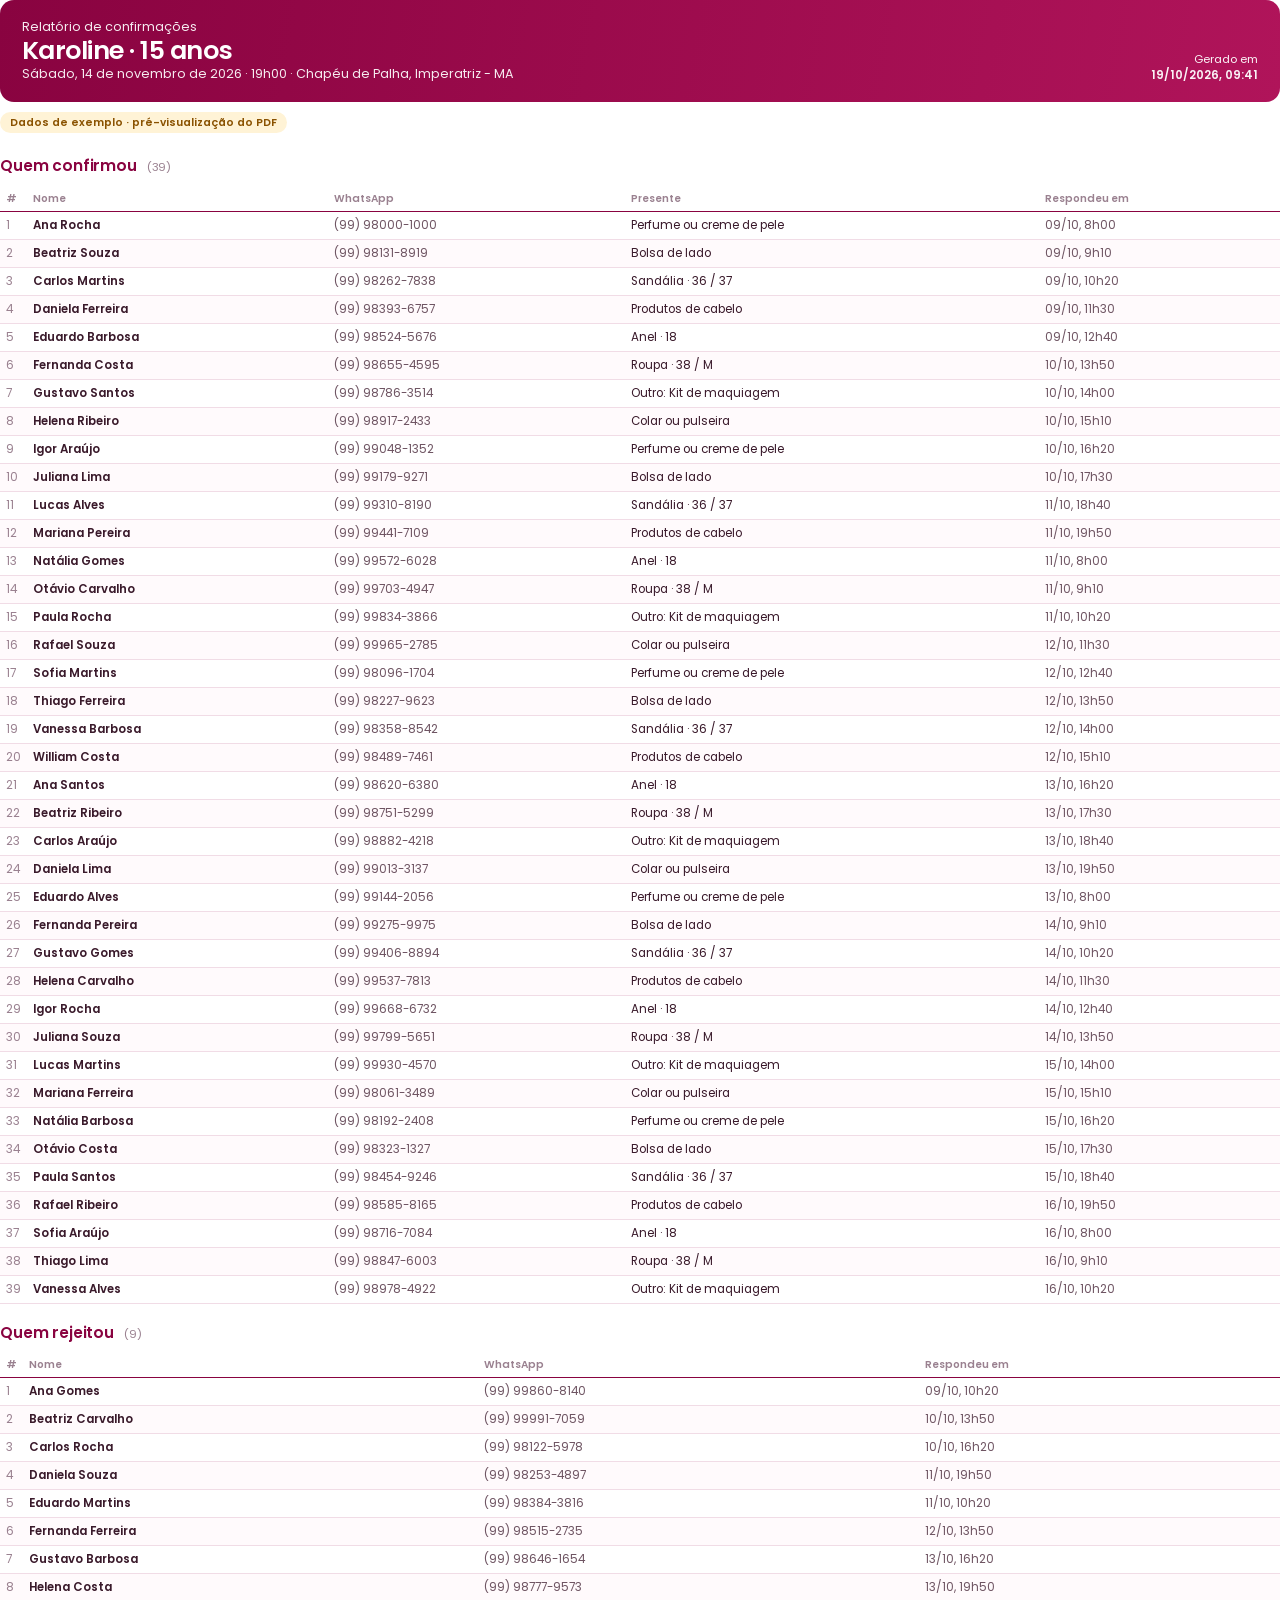
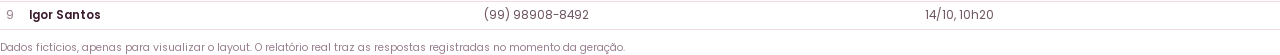
<file: docs/preview/relatorio.html>
<!doctype html>
<html lang="pt-BR">
<head>
<meta charset="utf-8">
<title>Relatório de confirmações · Karoline 15 anos</title>
<style>
@font-face{font-family:Poppins;font-weight:400;src:url("../../assets/fonts/Poppins-Regular.ttf")}
@font-face{font-family:Poppins;font-weight:600;src:url("../../assets/fonts/Poppins-SemiBold.ttf")}
@page{size:A4;margin:14mm 14mm 18mm}
:root{--vinho:#890340;--rosa:#dd2d7c;--azul:#2a78d6;--tinta:#3a1a2b;--tinta-2:#6f5563;--tinta-3:#9a8190;--linha:#f1dce6;--rosa-claro:#fff4f8}
*{box-sizing:border-box;margin:0;padding:0;-webkit-print-color-adjust:exact;print-color-adjust:exact}
body{font:400 9.6pt/1.45 Poppins,sans-serif;color:var(--tinta)}
.capa{background:linear-gradient(100deg,var(--vinho),#b0145a);color:#fff;border-radius:14px;padding:18px 22px;display:flex;justify-content:space-between;align-items:flex-end;gap:16px}
.capa h1{font-size:19pt;font-weight:600;letter-spacing:-.02em;line-height:1.15}
.capa p{font-size:9.5pt;opacity:.92}
.capa .sel{font-size:8.5pt;text-align:right;opacity:.95;white-space:nowrap}
.exemplo{display:inline-block;margin:10px 0 4px;font-size:8pt;font-weight:600;color:#8a5200;background:#fff3d6;border-radius:99px;padding:3px 10px}
.meta{display:grid;grid-template-columns:repeat(3,1fr);gap:8px 18px;margin:14px 2px 4px;font-size:8.8pt}
.meta small{display:block;color:var(--tinta-3);font-size:7.8pt}
h2{font-size:11.5pt;font-weight:600;color:var(--vinho);margin:18px 0 8px;letter-spacing:-.01em;break-after:avoid}
h2 small{font-weight:400;color:var(--tinta-3);font-size:8.5pt;margin-left:6px}
.kpis{display:grid;grid-template-columns:repeat(4,1fr);gap:8px}
.kpi{background:var(--rosa-claro);border-radius:10px;padding:10px 12px}
.kpi .r{font-size:8.2pt;color:var(--tinta-2)}
.kpi .n{font-size:20pt;font-weight:600;letter-spacing:-.03em;line-height:1.1}
.kpi .c{font-size:7.8pt;color:var(--tinta-3)}
.dot{display:inline-block;width:7pt;height:7pt;border-radius:2px;margin-right:5px}
.duas{display:grid;grid-template-columns:1.1fr 1fr;gap:16px;break-inside:avoid}
.box{border:1px solid var(--linha);border-radius:12px;padding:12px 14px;break-inside:avoid}
.box h3{font-size:9.6pt;font-weight:600;margin-bottom:2px}
.box .s{font-size:7.8pt;color:var(--tinta-3);margin-bottom:6px}
.leg{display:flex;gap:12px;font-size:8pt;color:var(--tinta-2);margin-bottom:4px}
.dias{position:relative;display:flex;align-items:flex-end;gap:5px;height:130px;margin-top:20px;padding-left:16px}
.dias::before{content:"";position:absolute;inset:0 0 14px 16px;background:repeating-linear-gradient(to top,transparent 0,transparent calc(50% - .5px),#f4e6ed calc(50% - .5px),#f4e6ed 50%)}
.eixo{position:absolute;left:0;top:0;bottom:14px;display:flex;flex-direction:column-reverse;justify-content:space-between;font-size:6.8pt;color:var(--tinta-3)}
.dia{flex:1;height:100%;display:flex;flex-direction:column;justify-content:flex-end;align-items:center;position:relative}
.pilha{width:100%;display:flex;flex-direction:column-reverse;gap:1.5px;flex:1;justify-content:flex-start;margin-bottom:3px}
.dia .c{background:var(--rosa);border-radius:0 0 2px 2px}.dia .r{background:var(--azul);border-radius:3px 3px 0 0}
.dia label{font-size:6.8pt;color:var(--tinta-3)}
.dia .v{position:absolute;top:-1px;font-size:6.6pt;color:var(--tinta-2);transform:translateY(-100%)}
.prop{display:flex;gap:1.5px;height:8pt;margin-top:8px}
.prop i{display:block;height:100%}
.pres{list-style:none;display:grid;gap:5px}
.pres li{display:grid;grid-template-columns:42% 1fr 14px;gap:6px;align-items:center;font-size:8.4pt}
.pres .b{height:7pt;background:var(--rosa-claro);border-radius:0 4px 4px 0;position:relative}
.pres .b i{position:absolute;inset:0 auto 0 0;background:var(--rosa);border-radius:0 4px 4px 0}
.pres .v{text-align:right;font-weight:600}
.chips{display:flex;flex-wrap:wrap;gap:4px;margin-top:6px}
.chip{background:var(--rosa-claro);color:var(--vinho);border-radius:99px;padding:2px 8px;font-size:7.8pt}
table{width:100%;border-collapse:collapse;font-size:8.8pt}
thead{display:table-header-group}
th{font-size:7.8pt;font-weight:600;color:var(--tinta-3);text-align:left;padding:5px 6px;border-bottom:1.2px solid var(--vinho)}
td{padding:5px 6px;border-bottom:.6px solid var(--linha)}
tr{break-inside:avoid}
tbody tr:nth-child(even) td{background:#fffafc}
td.n{color:var(--tinta-3);width:22px}
td.nome{font-weight:600}
td.tel{font-variant-numeric:tabular-nums;color:var(--tinta-2);white-space:nowrap}

.nota{margin-top:10px;font-size:8pt;color:var(--tinta-3)}
</style>
</head>
<body>

<section class="capa">
  <div>
    <p>Relatório de confirmações</p>
    <h1>Karoline · 15 anos</h1>
    <p>Sábado, 14 de novembro de 2026 · 19h00 · Chapéu de Palha, Imperatriz - MA</p>
  </div>
  <div class="sel">Gerado em<br><b>19/10/2026, 09:41</b></div>
</section>
<span class="exemplo">Dados de exemplo · pré-visualização do PDF</span>

<h2>Quem confirmou <small id="n-sim"></small></h2>
<table>
  <thead><tr><th>#</th><th>Nome</th><th>WhatsApp</th><th>Presente</th><th>Respondeu em</th></tr></thead>
  <tbody id="t-sim"></tbody>
</table>

<h2>Quem rejeitou <small id="n-nao"></small></h2>
<table>
  <thead><tr><th>#</th><th>Nome</th><th>WhatsApp</th><th>Respondeu em</th></tr></thead>
  <tbody id="t-nao"></tbody>
</table>
<p class="nota">Dados fictícios, apenas para visualizar o layout. O relatório real traz as respostas registradas no momento da geração.</p>

<script>
var N1=["Ana","Beatriz","Carlos","Daniela","Eduardo","Fernanda","Gustavo","Helena","Igor","Juliana","Lucas","Mariana","Natália","Otávio","Paula","Rafael","Sofia","Thiago","Vanessa","William"];
var N2=["Lima","Rocha","Costa","Alves","Souza","Santos","Pereira","Martins","Ribeiro","Gomes","Ferreira","Araújo","Carvalho","Barbosa"];
var G=["Perfume ou creme de pele","Roupa · 38 / M","Sandália · 36 / 37","Colar ou pulseira","Anel · 18","Bolsa de lado","Outro: Kit de maquiagem","Produtos de cabelo"];
function nome(i){return N1[i%N1.length]+" "+N2[(i*3+1)%N2.length]}
function tel(i){var n=String(1000+((i*7919)%9000));return "(99) 9"+String(8000+((i*131)%2000)).slice(0,4)+"-"+n}
function dt(i){var d=9+Math.floor(i/5)%10;return (d<10?"0":"")+d+"/10, "+(8+i%12)+"h"+(i*7%6)+"0"}
var s="",n="";
for(var i=0;i<39;i++) s+='<tr><td class="n">'+(i+1)+'</td><td class="nome">'+nome(i)+'</td><td class="tel">'+tel(i)+'</td><td>'+G[(i*5)%G.length]+'</td><td class="tel">'+dt(i)+'</td></tr>';
for(var j=0;j<9;j++) n+='<tr><td class="n">'+(j+1)+'</td><td class="nome">'+nome(j+40)+'</td><td class="tel">'+tel(j+60)+'</td><td class="tel">'+dt(j*3+2)+'</td></tr>';
document.getElementById('t-sim').innerHTML=s;document.getElementById('t-nao').innerHTML=n;
document.getElementById('n-sim').textContent='(39)';document.getElementById('n-nao').textContent='(9)';
</script>
</body>
</html>
</file>
<file: css/style.css>
@font-face{font-family:"Mumbai Sticker";src:url("../assets/fonts/TheMumbaiSticker-Regular.ttf") format("truetype");font-display:block}
@font-face{font-family:"Glacial Indifference";font-weight:400;src:url("../assets/fonts/GlacialIndifference-Regular.ttf") format("truetype");font-display:block}
@font-face{font-family:"Poppins";font-weight:400;src:url("../assets/fonts/Poppins-Regular.ttf") format("truetype");font-display:swap}
@font-face{font-family:"Poppins";font-weight:600;src:url("../assets/fonts/Poppins-SemiBold.ttf") format("truetype");font-display:swap}
@font-face{font-family:"Glacial Indifference";font-weight:700;src:url("../assets/fonts/GlacialIndifference-Bold.ttf") format("truetype");font-display:block}

:root{
  --vinho:#890340;
  --vinho-texto:#a60148;
  --rosa:#dd2d7c;
  --papel:#fff;
  --margem:16px;
}
*{box-sizing:border-box;margin:0;padding:0}
html,body{min-height:100%;background:var(--papel)}
body{font-family:"Glacial Indifference","Jost",system-ui,sans-serif;color:var(--vinho-texto);-webkit-text-size-adjust:100%}

/* Palco: composição 810×1440 (9:16) escalada pela largura disponível */
.palco{min-height:100vh;min-height:100dvh;display:grid;place-items:center;background:var(--papel)}
.convite{
  position:relative;overflow:hidden;container-type:size;
  --larg:min(100vw,calc(100dvh * 9 / 16));
  width:var(--larg);height:100vh;height:100dvh;
  --u:calc(100cqw / 810);
  background:var(--papel);
}
.convite > *,.arte > *,.conteudo > *{position:absolute}
/* Container do conteúdo: centralizado na horizontal dentro da composição */
.conteudo{left:50%;top:0;width:100%;height:100%;transform:translateX(-50%)}
.arte{left:0;top:50%;width:100%;height:calc(1440*var(--u));transform:translateY(-50%)}

/* Rosas */
.rosas{pointer-events:none;user-select:none}
.rosas--topo{left:calc(-70.4*var(--u));top:calc(-79*var(--u));width:calc(360*var(--u));height:auto;transform:rotate(180deg)}
.rosas--base{left:calc(501.8*var(--u));bottom:calc(-76.9*var(--u));width:calc(360.0*var(--u));height:auto}
.data{inset:0}
.data .t{position:absolute}
.enfeites{left:0;top:0;width:100%;height:100%;pointer-events:none}

/* Textos centrados em --cx, topo em --y, altura de linha --h (unidades da composição) */
.nome,.idade,.chamada,.t,.dica{
  left:calc(var(--cx)*var(--u));top:calc(var(--y)*var(--u));
  transform:translateX(-50%);white-space:nowrap;text-align:center;
  line-height:calc(var(--h)*var(--u));
}
.nome{font-family:"Mumbai Sticker",cursive;font-weight:400;font-size:calc(var(--fs-nome,220.8)*var(--u));color:var(--vinho)}
.idade{display:flex;gap:calc(18.9*var(--u));font-family:"Mumbai Sticker",cursive;font-weight:400;font-size:calc(var(--fs-idade,135.2)*var(--u));color:var(--rosa)}
.chamada{font-size:calc(var(--fs-chamada,30.1)*var(--u));color:var(--vinho-texto);line-height:calc(41.5*var(--u))}
.t{font-size:calc(var(--fs-data,30.1)*var(--u))}
.t.dia{font-size:calc(var(--fs-dia,73.9)*var(--u))}
.t.rosa{font-size:calc(27.6*var(--u))}
.negrito{font-weight:700}
.vinho{color:var(--vinho)}
.rosa{color:var(--rosa)}
.dica{font-size:calc(var(--fs-dica,26.05)*var(--u));color:var(--vinho-texto);text-decoration:underline;text-decoration-thickness:calc(2.5*var(--u));text-underline-offset:calc(4*var(--u))}

/* Ações */
.acoes{inset:0;pointer-events:none}
.acao{
  position:absolute;pointer-events:auto;cursor:pointer;border:0;background:none;font:inherit;color:inherit;text-decoration:none;
  left:calc((var(--cx) - 80)*var(--u));top:calc((var(--cy) - 70)*var(--u));
  width:calc(160*var(--u));height:calc(200*var(--u));
  -webkit-tap-highlight-color:transparent;
}
.acao > *{position:absolute}
.disco{
  left:calc(17.5*var(--u));top:calc(7.5*var(--u));width:calc(125*var(--u));height:calc(125*var(--u));
  border-radius:50%;background:var(--vinho);transition:transform .25s ease,background .25s ease;
}
.icone{
  left:calc((var(--x) - var(--cx) + 80)*var(--u));top:calc((var(--y) - var(--cy) + 70)*var(--u));
  width:calc(var(--w)*var(--u));height:auto;pointer-events:none;transition:transform .25s ease;
}
.rotulo{
  left:0;right:0;top:calc((var(--y) - var(--cy) + 70)*var(--u));
  text-align:center;white-space:nowrap;font-weight:700;color:var(--rosa);
  font-size:calc(var(--fs-rotulo,16.25)*var(--u));line-height:calc(22.5*var(--u));
}
.acao:hover .disco,.acao:focus-visible .disco{transform:scale(1.06);background:var(--vinho-texto)}
.acao:hover .icone,.acao:focus-visible .icone{transform:scale(1.06)}
.acao:focus-visible{outline:none}
.acao:focus-visible .disco{box-shadow:0 0 0 calc(4*var(--u)) #fff,0 0 0 calc(7*var(--u)) var(--rosa)}

/* Painéis (bottom sheet) — medidas em unidades da composição 810 */
.folha{
  --w:max(min(100vw,320px),min(100vw,calc(100dvh * 9 / 16)));--s:calc(var(--w) / 810);
  margin:auto auto 0;width:var(--w);max-width:100vw;max-height:92dvh;border:0;overflow:auto;
  border-radius:calc(60*var(--s)) calc(60*var(--s)) 0 0;
  background:#fff;color:var(--rosa);font-family:"Poppins",system-ui,sans-serif;
  padding:calc(40*var(--s)) calc(32*var(--s)) calc(56*var(--s));
  box-shadow:0 -10px 40px rgba(137,3,64,.12);
}
.folha::backdrop{background:rgba(235,235,235,calc(.9 * var(--fade, 1)));transition:background .26s ease}
.folha[open]{animation:sobe .3s ease}
@keyframes sobe{from{transform:translateY(24px);opacity:0}}
.folha__topo{display:grid;justify-items:center;text-align:center}
.barra{display:block;width:calc(256*var(--s));height:calc(34*var(--s));border:0;background:none;cursor:pointer;position:relative}
.barra:focus{outline:none}
.barra:focus-visible::after{box-shadow:0 0 0 4px #fff,0 0 0 7px #f6b3cc}
.barra::after{content:"";position:absolute;left:0;right:0;top:50%;height:calc(6.75*var(--s));min-height:4px;margin-top:calc(-3.4*var(--s));border-radius:99px;background:var(--rosa)}
.folha h2{margin-top:calc(26*var(--s));font-weight:600;font-size:max(20px,calc(48*var(--s)));line-height:1.2;letter-spacing:-.04em;color:var(--rosa)}
.folha__sub{font-size:max(12px,calc(18.6*var(--s)));line-height:1.4;color:#9a9a9a;letter-spacing:-.03em}
.folha__corpo{margin-top:calc(44*var(--s))}
.lista{list-style:none;display:grid;gap:calc(14*var(--s))}
.item{display:flex;align-items:center;gap:calc(26*var(--s));padding:calc(22*var(--s)) calc(26*var(--s));border-radius:calc(24*var(--s));background:#fff4f8;transition:background .2s ease}
.item__icone{flex:none;display:grid;place-items:center;width:calc(88*var(--s));height:calc(88*var(--s));border-radius:50%;background:var(--rosa);color:#fff}
.item__icone svg{width:58%;height:58%}
.item__txt{flex:1;min-width:0;display:grid;gap:calc(4*var(--s))}
.item__txt b{font-weight:600;font-size:max(14px,calc(31*var(--s)));line-height:1.3;letter-spacing:-.025em;color:var(--vinho)}
.item__txt span{font-size:max(12px,calc(25*var(--s)));line-height:1.35;color:#8a7380}
.chips{flex:none;display:grid;gap:calc(8*var(--s));justify-items:end}
.chip{padding:calc(8*var(--s)) calc(20*var(--s));border-radius:99px;background:#fff;box-shadow:inset 0 0 0 2px #f6b3cc;color:var(--rosa);font-weight:600;font-size:max(12px,calc(23*var(--s)));white-space:nowrap}
.campos{display:grid;gap:calc(46*var(--s))}
.campos label{display:grid;gap:calc(6*var(--s));font-weight:600;font-size:max(15px,calc(36*var(--s)));line-height:1.333;letter-spacing:-.04em;color:var(--rosa)}
.campos input{font:400 max(16px,calc(34*var(--s)))/1.2 "Poppins",sans-serif;color:var(--vinho);height:max(48px,calc(90.5*var(--s)));padding:0 calc(24*var(--s));border:3px solid #f36c96;border-radius:calc(16*var(--s));background:#fff;width:100%;outline:none}
.campos input:focus{border-color:var(--rosa);box-shadow:0 0 0 3px rgba(221,45,124,.18)}
.campos input::placeholder{color:#c9a3b5;font-weight:400}
.campos input[aria-invalid=true]{border-color:#b3261e}
.erro-campo{font-weight:400;font-size:max(12px,calc(24*var(--s)));letter-spacing:-.02em;color:#b3261e;min-height:0}
.erro-campo:empty{display:none}
.prazo{margin-bottom:calc(34*var(--s));text-align:center}
.prazo__tit{font-size:max(13px,calc(26*var(--s)));color:#8a7380;margin-bottom:calc(14*var(--s))}
.prazo__tit b{color:var(--rosa);font-weight:600}
.prazo__rel{display:grid;grid-template-columns:repeat(4,1fr);gap:calc(14*var(--s))}
.prazo__rel div{display:grid;gap:0;padding:calc(16*var(--s)) 0 calc(12*var(--s));border-radius:calc(20*var(--s));background:#fff4f8}
.prazo__rel b{font-weight:600;font-size:max(20px,calc(46*var(--s)));line-height:1.1;letter-spacing:-.03em;color:var(--vinho);font-variant-numeric:tabular-nums}
.prazo__rel span{font-size:max(12px,calc(21*var(--s)));color:#8a7380}
.prazo.encerrado .prazo__rel{display:none}
.prazo.encerrado .prazo__tit{margin:0;padding:calc(18*var(--s));border-radius:calc(20*var(--s));background:#fff4f8;color:var(--vinho);font-weight:600}
.campos.encerrado label,.campos.encerrado .retorno,.campos.encerrado .decisao{display:none}
.decisao{display:grid;gap:calc(16*var(--s));margin-top:calc(6*var(--s))}
.btn{display:flex;align-items:center;justify-content:center;gap:calc(16*var(--s));width:100%;height:calc(104*var(--s));min-height:48px;border-radius:calc(28*var(--s));font:600 max(14px,calc(32*var(--s))) "Poppins",sans-serif;letter-spacing:-.02em;cursor:pointer;transition:transform .15s ease,background .2s ease,box-shadow .2s ease}
.btn svg{width:calc(40*var(--s));height:calc(40*var(--s));flex:none}
.btn--sim{border:0;background:var(--rosa);color:#fff;box-shadow:0 10px 22px rgba(221,45,124,.28)}
.btn--sim:hover{background:#c8236f}
.btn--nao{border:0;background:#fff4f8;color:var(--vinho)}
.btn--nao:hover{background:#fde6ef}
.btn:active{transform:scale(.985)}
.btn:focus-visible{outline:3px solid #f6b3cc;outline-offset:3px}
.retorno{min-height:1.4em;text-align:center;font-size:max(13px,calc(26*var(--s)));color:var(--vinho)}
.retorno.erro{color:#b3261e}
.local{margin-bottom:calc(20*var(--s));line-height:1.4;font-size:max(14px,calc(30*var(--s)));color:var(--vinho)}
.local b{font-weight:600;color:var(--rosa)}
.mapa{display:block;width:100%;height:calc(520*var(--s));border:3px solid #f36c96;border-radius:calc(16*var(--s));background:#f7e6ee}
.botoes{display:grid;gap:calc(16*var(--s));margin-top:calc(26*var(--s))}
.botao{display:block;border:0;border-radius:calc(16*var(--s));background:var(--rosa);color:#fff;font:600 max(14px,calc(32*var(--s))) "Poppins",sans-serif;padding:calc(26*var(--s));cursor:pointer;text-decoration:none;text-align:center}
.botao:hover{background:var(--vinho)}
.botao--claro{background:#fff;color:var(--rosa);box-shadow:inset 0 0 0 3px #f36c96}
.botao--claro:hover{background:#fdeaf2}

.folha--sucesso{min-height:min(calc(815*var(--s)),92dvh)}
.folha--sucesso h2{margin-top:calc(100*var(--s));font-size:max(20px,calc(62*var(--s)));line-height:1.08;max-width:calc(620*var(--s))}
.selo{margin:calc(80*var(--s)) auto 0;width:calc(291*var(--s));height:calc(291*var(--s));border-radius:50%;background:var(--rosa);border:calc(11*var(--s)) solid #f2949f;background-clip:padding-box;box-sizing:content-box;display:grid;place-items:center;animation:pop .45s cubic-bezier(.2,1.4,.4,1) both}
.selo img{width:52%;height:auto}
.selo svg{width:42%;height:42%}
@keyframes pop{from{transform:scale(.6);opacity:0}}
.copia{position:relative}
.copia .botao{width:100%}
.dica-copia{position:absolute;left:50%;bottom:calc(100% + calc(14*var(--s)));transform:translate(-50%,6px);white-space:nowrap;
  padding:calc(14*var(--s)) calc(24*var(--s));border-radius:calc(12*var(--s));background:var(--vinho);color:#fff;
  font-weight:600;font-size:max(13px,calc(26*var(--s)));line-height:1.2;box-shadow:0 6px 18px rgba(137,3,64,.28);
  opacity:0;pointer-events:none;transition:opacity .18s ease,transform .18s ease}
.dica-copia::after{content:"";position:absolute;left:50%;top:100%;margin-left:calc(-10*var(--s));border:calc(10*var(--s)) solid transparent;border-top-color:var(--vinho);border-bottom:0}
.dica-copia.visivel{opacity:1;transform:translate(-50%,0)}

@media (prefers-reduced-motion:reduce){
  .disco,.icone,.folha[open],.btn,.selo,.dica-copia{transition:none;animation:none}
}

/* Escolha de presente */
.sr{position:absolute;width:1px;height:1px;overflow:hidden;clip:rect(0 0 0 0);white-space:nowrap}
.escolha{border:0}
.opcao{display:block;cursor:pointer}
.opcao input{position:absolute;opacity:0;width:1px;height:1px}
.opcao .item{box-shadow:inset 0 0 0 3px transparent;transition:box-shadow .15s ease,background .15s ease}
.opcao:hover .item{background:#fdeaf2}
.opcao input:focus-visible + .item{box-shadow:inset 0 0 0 3px #f6b3cc}
.opcao input:checked + .item{background:#fff;box-shadow:inset 0 0 0 3px var(--rosa)}
.marca{flex:none;width:calc(44*var(--s));height:calc(44*var(--s));border-radius:50%;box-shadow:inset 0 0 0 3px #f1b8cd;background:#fff;display:grid;place-items:center;transition:background .15s ease,box-shadow .15s ease}
.opcao input:checked + .item .marca{background:var(--rosa);box-shadow:none}
.opcao input:checked + .item .marca::after{content:"";width:34%;height:58%;margin-top:-8%;border:solid #fff;border-width:0 calc(4*var(--s)) calc(4*var(--s)) 0;transform:rotate(45deg)}
.outro-campo{margin-top:calc(12*var(--s));padding:calc(20*var(--s)) calc(26*var(--s)) calc(26*var(--s));border-radius:calc(24*var(--s));background:#fff4f8;display:grid;gap:calc(10*var(--s))}
.outro-campo[hidden]{display:none}
.outro-campo label{font-weight:600;font-size:max(13px,calc(28*var(--s)));color:var(--vinho)}
.outro-campo input{font:400 max(16px,calc(32*var(--s)))/1.2 "Poppins",sans-serif;color:var(--vinho);height:max(48px,calc(88*var(--s)));padding:0 calc(22*var(--s));border:3px solid #f36c96;border-radius:calc(16*var(--s));background:#fff;width:100%;outline:none}
.outro-campo input:focus{border-color:var(--rosa);box-shadow:0 0 0 3px rgba(221,45,124,.18)}
.rodape-fixo{position:sticky;bottom:calc(-56*var(--s));margin:calc(24*var(--s)) calc(-32*var(--s)) calc(-56*var(--s));padding:calc(20*var(--s)) calc(32*var(--s)) calc(40*var(--s));background:linear-gradient(to top,#fff 78%,rgba(255,255,255,0))}
.rodape-fixo .retorno{min-height:0;margin-bottom:calc(10*var(--s))}
.rodape-fixo .retorno:empty{display:none}
.btn[disabled]{background:#f3dce6;color:#a98a99;box-shadow:none;cursor:not-allowed}

.escolha--form{margin-top:calc(2*var(--s))}
.escolha__tit{font-weight:600;font-size:max(15px,calc(36*var(--s)));line-height:1.333;letter-spacing:-.04em;color:var(--rosa);padding:0}
.escolha__dica{font-size:max(12px,calc(25*var(--s)));color:#8a7380;margin:calc(4*var(--s)) 0 calc(18*var(--s))}
.escolha--form .item{padding:calc(16*var(--s)) calc(22*var(--s));gap:calc(22*var(--s))}
.escolha--form .item__icone{width:calc(72*var(--s));height:calc(72*var(--s))}
.escolha--form .item__txt b{font-size:max(13px,calc(29*var(--s)))}
.escolha--form .item__txt span{font-size:max(12px,calc(23*var(--s)))}
.escolha--form .lista{gap:calc(12*var(--s))}
.escolha--form .erro-campo{display:block;margin-top:calc(10*var(--s))}
.escolha--form .erro-campo:empty{display:none}
.escolha--form.invalido .escolha__tit{color:#b3261e}

/* Etapas da confirmação */
[data-etapa="1"] .so-etapa2,[data-etapa="2"] .so-etapa1,[data-etapa="status"] .so-etapa1,[data-etapa="status"] .so-etapa2,[data-etapa="status"] .so-etapa-fluxo,[data-etapa="1"] .so-status,[data-etapa="2"] .so-status{display:none}
.passos{display:flex;gap:calc(10*var(--s));margin-top:calc(22*var(--s))}
.passos span{width:calc(64*var(--s));height:calc(8*var(--s));min-height:4px;border-radius:99px;background:#f3d3e0;transition:background .2s ease}
.passos span.on{background:var(--rosa)}
.escolha__dica{margin:0 0 calc(18*var(--s));font-size:max(13px,calc(27*var(--s)));color:#8a7380}
.escolha__dica b{color:var(--vinho);font-weight:600}

/* Envio em andamento */
.btn.carregando{position:relative;color:transparent!important;pointer-events:none}
.btn.carregando svg{opacity:0}
.btn.carregando::after{content:"";position:absolute;inset:0;margin:auto;width:22px;height:22px;border-radius:50%;border:3px solid currentColor;border-color:var(--rosa) transparent var(--rosa) transparent;animation:gira .8s linear infinite}
.btn--sim.carregando::after{border-color:#fff transparent #fff transparent}
@keyframes gira{to{transform:rotate(360deg)}}
.campos[aria-busy=true]{pointer-events:none}
@media (prefers-reduced-motion:reduce){.btn.carregando::after{animation-duration:2s}}
.btn--sim.carregando[disabled]{background:var(--rosa);color:transparent;box-shadow:0 10px 22px rgba(221,45,124,.28)}
.btn--nao.carregando[disabled]{background:#fff4f8;color:transparent}

/* Telas largas: o convite vira uma "página" centralizada sobre um fundo suave */
@media (min-width:900px) and (hover:hover) and (pointer:fine){
  html,body{background:radial-gradient(120% 90% at 50% 0%,#fff 0%,#fbeaf1 60%,#f5d9e5 100%) fixed}
  .convite{box-shadow:0 24px 70px rgba(137,3,64,.18),0 2px 0 rgba(221,45,124,.08);border-radius:clamp(0px,2.5vw,32px);height:min(100dvh - 32px,100vh - 32px)}
  .palco{padding:16px 0;background:transparent}
  .folha{--w:max(320px,calc((100dvh - 32px) * 9 / 16))}
  .convite{--larg:min(100vw,calc((100dvh - 32px) * 9 / 16))}
}

/* Celular deitado: não cabe a composição inteira na altura; usa largura fixa e rola na vertical */
@media (max-height:500px) and (orientation:landscape){
  .palco{place-items:start center;padding:0}
  .convite{--larg:min(100vw,420px);width:var(--larg);height:auto;aspect-ratio:9/16;border-radius:0;box-shadow:none}
  .folha{--w:min(100vw,420px)}
}

/* Teclado virtual: o painel sobe junto e nunca passa da área visível */
.folha{margin-bottom:var(--teclado,0px);max-height:min(92dvh,calc(var(--vvh,100dvh) - 8px))}

/* Preloader — assinatura */
.preloader{position:fixed;inset:0;z-index:1000;display:grid;place-items:center;background:#fff;opacity:1;transition:opacity .7s ease;cursor:pointer}
.preloader.saindo{opacity:0;pointer-events:none}
.assinatura{width:min(86vw,640px);--p:0%;
  -webkit-mask-image:linear-gradient(90deg,#000 calc(var(--p) - 7%),transparent var(--p));
          mask-image:linear-gradient(90deg,#000 calc(var(--p) - 7%),transparent var(--p));
  -webkit-mask-size:100% 100%;mask-size:100% 100%}
.assinatura img{display:block;width:100%;height:auto;user-select:none;-webkit-user-drag:none}
@media (prefers-reduced-motion:reduce){.preloader{transition-duration:.3s}}

/* Arrastar para fechar */
.folha__topo{touch-action:none;cursor:grab}
.folha.arrastando,.folha.arrastando .folha__topo{cursor:grabbing;user-select:none;-webkit-user-select:none}
.folha{overscroll-behavior:contain}

/* Adicionar à agenda (tela de confirmação) */
.agenda{margin-top:calc(46*var(--s));text-align:left}
.agenda[hidden]{display:none}
.agenda__card{display:flex;align-items:center;gap:calc(24*var(--s));padding:calc(22*var(--s)) calc(26*var(--s));border-radius:calc(24*var(--s));background:#fff4f8}
.agenda__data{flex:none;width:calc(104*var(--s));min-width:52px;border-radius:calc(18*var(--s));overflow:hidden;background:#fff;box-shadow:inset 0 0 0 2px #f6b3cc;text-align:center}
.agenda__data span{display:block;background:var(--rosa);color:#fff;font-weight:600;font-size:max(11px,calc(22*var(--s)));letter-spacing:.08em;padding:calc(6*var(--s)) 0}
.agenda__data b{display:block;font-weight:600;font-size:max(22px,calc(50*var(--s)));line-height:1.25;color:var(--vinho)}
.agenda__txt h3{font-weight:600;font-size:max(15px,calc(32*var(--s)));letter-spacing:-.02em;color:var(--vinho);margin-bottom:2px}
.agenda__txt p{font-size:max(12px,calc(25*var(--s)));line-height:1.4;color:#7a6571}
.agenda__acoes{display:grid;gap:calc(14*var(--s));margin-top:calc(22*var(--s))}
.agenda__acoes .btn{text-decoration:none}
.agenda__acoes .btn[hidden],.agenda__outro[hidden]{display:none}
.agenda__acoes .btn.secundario{background:#fff4f8;color:var(--vinho);box-shadow:none}
.agenda__acoes .btn.secundario:hover{background:#fde6ef}
.agenda__outro,.agenda__fechar{justify-self:center;border:0;background:none;font:500 max(13px,calc(27*var(--s))) "Poppins",sans-serif;color:var(--vinho);padding:calc(10*var(--s)) calc(20*var(--s));cursor:pointer;text-decoration:underline;text-underline-offset:4px;text-decoration-color:#f6b3cc}
.agenda__fechar{text-decoration:none;color:#8a7380}
.agenda__aviso{min-height:0;text-align:center;font-size:max(12px,calc(25*var(--s)));color:var(--vinho)}
.agenda__aviso:empty{display:none}
.folha--sucesso.com-agenda{min-height:0}
.folha--sucesso.com-agenda h2{margin-top:calc(60*var(--s))}
.folha--sucesso.com-agenda .selo{margin-top:calc(46*var(--s));width:calc(190*var(--s));height:calc(190*var(--s));border-width:calc(8*var(--s))}

/* Micro-interações de clique */
.btn,.botao,.agenda__outro,.agenda__fechar{position:relative;overflow:hidden;-webkit-tap-highlight-color:transparent}
.btn:active:not([disabled]){transform:scale(.97)}
.btn{transition:transform .18s cubic-bezier(.3,1.5,.5,1),background .2s ease,box-shadow .2s ease}
.botao{transition:transform .18s cubic-bezier(.3,1.5,.5,1),background .2s ease}
.botao:active{transform:scale(.97)}
.agenda__outro:active,.agenda__fechar:active{transform:scale(.96)}
.disco{overflow:hidden}
.acao:active .disco{transform:scale(.93)}
.acao:active .icone{transform:scale(.88)}
.acao .disco,.acao .icone{transition:transform .22s cubic-bezier(.3,1.6,.5,1),background .25s ease}
.acao:hover .disco,.acao:focus-visible .disco{transform:scale(1.06)}
.opcao:active .item{transform:scale(.985)}
.opcao .item{transition:transform .15s ease,box-shadow .15s ease,background .15s ease}
.opcao input:checked + .item .marca{animation:marcaPop .35s cubic-bezier(.3,1.7,.5,1)}
.opcao input:checked + .item .item__icone{animation:iconePulo .4s ease}
.barra:active::after{transform:scaleX(.9);transition:transform .12s ease}
.barra::after{transition:transform .2s cubic-bezier(.3,1.5,.5,1)}
@keyframes marcaPop{0%{transform:scale(.5)}60%{transform:scale(1.25)}100%{transform:scale(1)}}
@keyframes iconePulo{0%{transform:scale(1)}40%{transform:scale(1.12) rotate(-6deg)}100%{transform:scale(1)}}

.ripple{position:absolute;border-radius:50%;pointer-events:none;transform:scale(0);opacity:.5;background:rgba(255,255,255,.55);animation:ondaClique .6s ease-out forwards}
.btn--nao .ripple,.botao--claro .ripple,.agenda__outro .ripple,.agenda__fechar .ripple{background:rgba(221,45,124,.22)}
.disco .ripple{background:rgba(255,255,255,.4)}
@keyframes ondaClique{to{transform:scale(1);opacity:0}}

@media (prefers-reduced-motion:reduce){
  .ripple{display:none}
  .btn:active:not([disabled]),.botao:active,.acao:active .disco,.acao:active .icone,.opcao:active .item,.agenda__outro:active,.agenda__fechar:active{transform:none}
  .opcao input:checked + .item .marca,.opcao input:checked + .item .item__icone{animation:none}
}
.acao:hover:active .disco,.acao:active .disco{transform:scale(.93)}
.acao:hover:active .icone,.acao:active .icone{transform:scale(.88)}
@media (prefers-reduced-motion:reduce){.acao:hover:active .disco,.acao:hover:active .icone{transform:none}}

/* Resposta já enviada */
.status{text-align:center;display:grid;justify-items:center;gap:calc(10*var(--s))}
.st-selo{width:calc(150*var(--s));height:calc(150*var(--s));min-width:76px;min-height:76px;border-radius:50%;display:grid;place-items:center;border:calc(7*var(--s)) solid #f2949f;box-sizing:content-box;animation:pop .45s cubic-bezier(.2,1.4,.4,1) both}
.st-selo.ok{background:var(--rosa)}
.st-selo.nao{background:var(--vinho);border-color:#d89ab4}
.st-selo img{width:52%;height:auto}
.st-selo svg{width:42%;height:42%}
.status h3{margin-top:calc(14*var(--s));font-weight:600;font-size:max(20px,calc(46*var(--s)));letter-spacing:-.03em;color:var(--rosa);line-height:1.15}
.st-nome{font-weight:600;font-size:max(15px,calc(32*var(--s)));color:var(--vinho)}
.st-presente{font-size:max(13px,calc(27*var(--s)));color:#7a6571}
.st-texto{font-size:max(13px,calc(26*var(--s)));color:#8a7380;max-width:calc(560*var(--s));min-width:240px}
.st-acoes{display:grid;gap:calc(14*var(--s));width:100%;margin-top:calc(18*var(--s))}
.st-acoes [hidden]{display:none}
@media (prefers-reduced-motion:reduce){.st-selo{animation:none}}

.campos input[readonly]{background:#fff4f8;color:#7a6571;border-color:#f6b3cc}
.dica-edicao{font-size:max(12px,calc(25*var(--s)));color:#8a7380;text-align:center;margin-top:calc(-20*var(--s))}
.dica-edicao[hidden]{display:none}
</file>
<file: painel/painel.css>
@font-face{font-family:Poppins;font-weight:400;src:url("/assets/fonts/Poppins-Regular.ttf")}
@font-face{font-family:Poppins;font-weight:600;src:url("/assets/fonts/Poppins-SemiBold.ttf")}
:root{
  --bg:#fbf3f7; --card:#fff; --linha:#f1dce6; --grade:#f4e6ed;
  --tinta:#3a1a2b; --tinta-2:#6f5563; --tinta-3:#9a8190;
  --vinho:#890340; --rosa:#dd2d7c; --azul:#2a78d6;
  --rosa-claro:#fff4f8;
  --ok:#0b7a3b; --alerta:#9a5b00;
}
*{box-sizing:border-box;margin:0;padding:0}
body{background:var(--bg);color:var(--tinta);font:400 15px/1.45 Poppins,system-ui,sans-serif;-webkit-font-smoothing:antialiased}
.pag{max-width:1180px;margin:0 auto;padding:20px 16px 56px}
.exemplo{display:inline-flex;align-items:center;gap:6px;font-size:12px;font-weight:600;color:var(--alerta);background:#fff3d6;border-radius:99px;padding:4px 12px}
header{display:flex;flex-wrap:wrap;gap:12px;align-items:center;justify-content:space-between;margin:12px 0 18px}
h1{font-size:22px;font-weight:600;letter-spacing:-.02em;color:var(--vinho)}
.sub{color:var(--tinta-2);font-size:13px}
.btn{display:inline-flex;align-items:center;gap:8px;border:0;border-radius:12px;padding:10px 16px;font:600 14px Poppins;cursor:pointer;background:var(--rosa);color:#fff}
.btn.claro{background:#fff;color:var(--vinho);box-shadow:inset 0 0 0 1.5px #f1b8cd}
.btn svg{width:18px;height:18px}
.card{background:var(--card);border-radius:20px;padding:18px;box-shadow:0 1px 0 var(--linha),0 8px 24px rgba(137,3,64,.05)}
h2{font-size:15px;font-weight:600;color:var(--tinta);letter-spacing:-.01em}
.h2sub{font-size:12.5px;color:var(--tinta-3);margin-top:2px}

/* prazo */
.prazo{display:flex;flex-wrap:wrap;gap:12px 24px;align-items:center;justify-content:space-between;background:linear-gradient(100deg,var(--vinho),#b0145a);color:#fff;border-radius:20px;padding:16px 20px;margin-bottom:16px}
.prazo b{font-weight:600}
.prazo .tit{font-size:14px;opacity:.9}
.prazo .num{font-size:26px;font-weight:600;letter-spacing:-.02em}
.prazo .blocos{display:flex;gap:22px}
.prazo small{display:block;font-size:12px;opacity:.8}

/* kpis */
.kpis{display:grid;grid-template-columns:repeat(2,1fr);gap:12px;margin-bottom:16px}
.kpi .rot{font-size:13px;color:var(--tinta-2);display:flex;align-items:center;gap:8px}
.kpi .dot{width:10px;height:10px;border-radius:3px}
.kpi .n{font-size:34px;font-weight:600;letter-spacing:-.03em;line-height:1.15;margin-top:6px;color:var(--tinta)}
.kpi .ctx{font-size:12.5px;color:var(--tinta-3)}
.kpi .ctx b{color:var(--ok);font-weight:600}

/* proporção */
.prop{margin-top:14px;display:flex;gap:2px;height:14px}
.prop span{display:block;height:100%;border-radius:4px 0 0 4px}
.prop span+span{border-radius:0 4px 4px 0}

.grade{display:grid;gap:16px;margin-bottom:16px}
.leg{display:flex;gap:16px;font-size:12.5px;color:var(--tinta-2);margin:10px 0 4px;flex-wrap:wrap}
.leg i{display:inline-block;width:10px;height:10px;border-radius:3px;margin-right:6px;vertical-align:-1px}

/* barras por dia */
.dias{position:relative;display:flex;align-items:flex-end;gap:8px;height:240px;margin-top:10px;padding:8px 0 0 26px}
.dias::before{content:"";position:absolute;inset:0 0 22px 26px;background:repeating-linear-gradient(to top,transparent 0,transparent calc(25% - 1px),var(--grade) calc(25% - 1px),var(--grade) 25%);pointer-events:none}
.dia{position:relative;flex:1;height:100%;display:flex;flex-direction:column;justify-content:flex-end;align-items:center}
.dia .pilha{width:100%;max-width:34px;display:flex;flex-direction:column-reverse;gap:2px;flex:1;justify-content:flex-start;margin-bottom:6px}
.eixo{position:absolute;left:0;top:8px;bottom:22px;display:flex;flex-direction:column-reverse;justify-content:space-between;font-size:11px;color:var(--tinta-3)}
.dia .seg{width:100%;border-radius:4px 4px 0 0}
.dia .seg.c{background:var(--rosa);border-radius:0 0 3px 3px}
.dia .seg.r{background:var(--azul);border-radius:4px 4px 0 0}
.dia label{font-size:11.5px;color:var(--tinta-3)}
.dia:hover .pilha{filter:brightness(.95)}
.tip{position:absolute;bottom:calc(100% - 28px);left:50%;transform:translateX(-50%);background:var(--tinta);color:#fff;font-size:12px;padding:8px 10px;border-radius:10px;white-space:nowrap;opacity:0;pointer-events:none;transition:opacity .12s;z-index:2}
.dia:hover .tip{opacity:1}
.dia:nth-last-child(-n+3) .tip{left:auto;right:0;transform:none}
.dia:nth-child(-n+3) .tip{left:0;transform:none}
body{overflow-x:hidden}

/* presentes */
.pres{list-style:none;display:grid;gap:10px;margin-top:14px}
.pres li{display:grid;grid-template-columns:minmax(120px,40%) 1fr 28px;gap:10px;align-items:center;font-size:13.5px}
.pres .barra{height:12px;background:var(--rosa-claro);border-radius:0 6px 6px 0;position:relative}
.pres .barra i{position:absolute;inset:0 auto 0 0;background:var(--rosa);border-radius:0 6px 6px 0}
.pres .v{font-weight:600;text-align:right}
.outros{margin-top:14px;padding-top:12px;border-top:1px dashed var(--linha)}
.outros p{font-size:12.5px;color:var(--tinta-3);margin-bottom:8px}
.chips{display:flex;flex-wrap:wrap;gap:8px}
.chip{background:var(--rosa-claro);color:var(--vinho);border-radius:99px;padding:5px 12px;font-size:12.5px}
.nota{margin-top:12px;font-size:12.5px;color:var(--tinta-2);background:var(--rosa-claro);border-radius:12px;padding:10px 12px}

/* tabela */
.ferr{display:flex;flex-wrap:wrap;gap:10px;align-items:center;justify-content:space-between;margin:12px 0}
.busca{flex:1;min-width:200px;display:flex;align-items:center;gap:8px;border:1.5px solid #f1b8cd;border-radius:12px;padding:9px 12px;background:#fff}
.busca input{border:0;outline:0;font:400 14px Poppins;width:100%;color:var(--tinta)}
.seg-ctrl{display:inline-flex;max-width:100%;background:var(--rosa-claro);border-radius:12px;padding:3px}
.seg-ctrl button{flex:1;white-space:nowrap;border:0;background:none;font:600 13px Poppins;color:var(--tinta-2);padding:7px 14px;border-radius:9px;cursor:pointer}
.seg-ctrl button[aria-pressed=true]{background:#fff;color:var(--vinho);box-shadow:0 1px 3px rgba(137,3,64,.15)}
.tab-wrap{overflow:auto;border-radius:14px;box-shadow:inset 0 0 0 1px var(--linha);-webkit-overflow-scrolling:touch}
.tab-wrap.aberta{max-height:520px}
table{width:100%;min-width:720px;border-collapse:separate;border-spacing:0;font-size:14px}
th{position:sticky;top:0;z-index:2;background:#fff}
th.c-nome,td.c-nome{position:sticky;left:0;background:#fff;z-index:1}
th.c-nome{z-index:3}
td.c-nome::after,th.c-nome::after{content:"";position:absolute;top:0;right:-8px;bottom:0;width:8px;background:linear-gradient(90deg,rgba(137,3,64,.08),transparent);pointer-events:none;opacity:0;transition:opacity .15s}
.tab-wrap.rolou td.c-nome::after,.tab-wrap.rolou th.c-nome::after{opacity:1}
tbody tr:hover td{background:#fffafc}
tbody tr:hover td.c-nome{background:#fffafc}
th{font-size:12px;font-weight:600;color:var(--tinta-3);text-align:left;padding:10px;border-bottom:1px solid var(--linha);white-space:nowrap}
td{padding:11px 10px;border-bottom:1px solid var(--grade);vertical-align:middle;white-space:nowrap}
.nome{font-weight:600}
.tel{color:var(--tinta-2);font-variant-numeric:tabular-nums}
.st{display:inline-flex;align-items:center;gap:6px;font-size:12.5px;font-weight:600;border-radius:99px;padding:4px 10px}
.st svg{width:14px;height:14px}
.st.sim{background:#e6f6ec;color:#0b6a33}
.st.nao{background:#e8f0fc;color:#1d5aa8}
.wa{display:inline-flex;width:32px;height:32px;border-radius:10px;align-items:center;justify-content:center;background:var(--rosa-claro);color:var(--vinho)}
.wa svg{width:16px;height:16px}
.rodape-tab{display:flex;justify-content:space-between;align-items:center;margin-top:12px;color:var(--tinta-3);font-size:12.5px}
.vazio{display:none;text-align:center;color:var(--tinta-3);padding:24px}

@media (min-width:760px){
  .pag{padding:28px 24px 64px}
  .kpis{grid-template-columns:repeat(4,1fr)}
  .grade{grid-template-columns:1.25fr 1fr}
  .kpi .n{font-size:38px}
}
@media (max-width:759px){
  .seg-ctrl{width:100%}.seg-ctrl button{padding:8px 4px;font-size:12px}
  .busca{min-width:0}
  .prazo .blocos{gap:18px}
}

/* ---- Login ---- */
.oculto{display:none!important}
.login{min-height:100dvh;display:grid;place-items:center;padding:20px}
.login__card{width:min(100%,400px);background:#fff;border-radius:24px;padding:28px 24px;box-shadow:0 1px 0 var(--linha),0 18px 50px rgba(137,3,64,.12)}
.login__card h1{font-size:22px}
.login__card p.sub{margin:4px 0 20px}
.campo{display:grid;gap:6px;margin-bottom:14px;font-weight:600;font-size:14px;color:var(--rosa)}
.campo input{font:400 16px Poppins;color:var(--tinta);height:50px;padding:0 14px;border:2px solid #f36c96;border-radius:14px;outline:none;width:100%}
.campo input:focus{border-color:var(--rosa);box-shadow:0 0 0 3px rgba(221,45,124,.18)}
.login .btn{width:100%;justify-content:center;height:50px;border-radius:14px;font-size:15px}
.erro{min-height:1.4em;margin-top:10px;font-size:13px;color:#b3261e;text-align:center}
.sair{background:none;border:0;font:500 13px Poppins;color:var(--tinta-2);text-decoration:underline;text-underline-offset:3px;cursor:pointer;padding:6px}
.nota-vazia{padding:28px;text-align:center;color:var(--tinta-3)}
.carregando{opacity:.55;pointer-events:none}
.btn:disabled{opacity:.6;cursor:wait}

/* ---- Relatório (impressão / PDF) ---- */
#relatorio{display:none}
@media print{
  @page{size:A4;margin:14mm 14mm 18mm;@bottom-right{content:"Página " counter(page) " de " counter(pages);font:7.5pt Poppins,sans-serif;color:#9a8190}@bottom-left{content:"Convite Karoline · 15 anos · Relatório de confirmações";font:7.5pt Poppins,sans-serif;color:#9a8190}}
  body{background:#fff;font-size:9.6pt}
  #app,#login,.exemplo{display:none!important}
  #relatorio{display:block}
  *{-webkit-print-color-adjust:exact;print-color-adjust:exact}
  .rel-capa{background:linear-gradient(100deg,#890340,#b0145a);color:#fff;border-radius:14px;padding:18px 22px;display:flex;justify-content:space-between;align-items:flex-end;gap:16px}
  .rel-capa h1{font-size:19pt;color:#fff;line-height:1.15}
  .rel-capa p{font-size:9.5pt;opacity:.92}
  .rel-capa .sel{font-size:8.5pt;text-align:right;white-space:nowrap}
  #relatorio h2{font-size:11.5pt;color:var(--vinho);margin:18px 0 8px;break-after:avoid}
  #relatorio h2 small{font-weight:400;color:var(--tinta-3);font-size:8.5pt}
  #relatorio table{width:100%;min-width:0;border-collapse:collapse;font-size:8.8pt}
  #relatorio thead{display:table-header-group}
  #relatorio th{position:static;font-size:7.8pt;color:var(--tinta-3);padding:5px 6px;border-bottom:1.2px solid var(--vinho);white-space:normal}
  #relatorio td{padding:5px 6px;border-bottom:.6px solid var(--linha);white-space:normal}
  #relatorio tr{break-inside:avoid}
  #relatorio tbody tr:nth-child(even) td{background:#fffafc}
  #relatorio td.n{color:var(--tinta-3);width:22px}
  #relatorio td.nome{font-weight:600}
  #relatorio td.tel{white-space:nowrap;color:var(--tinta-2)}
}
</file>
